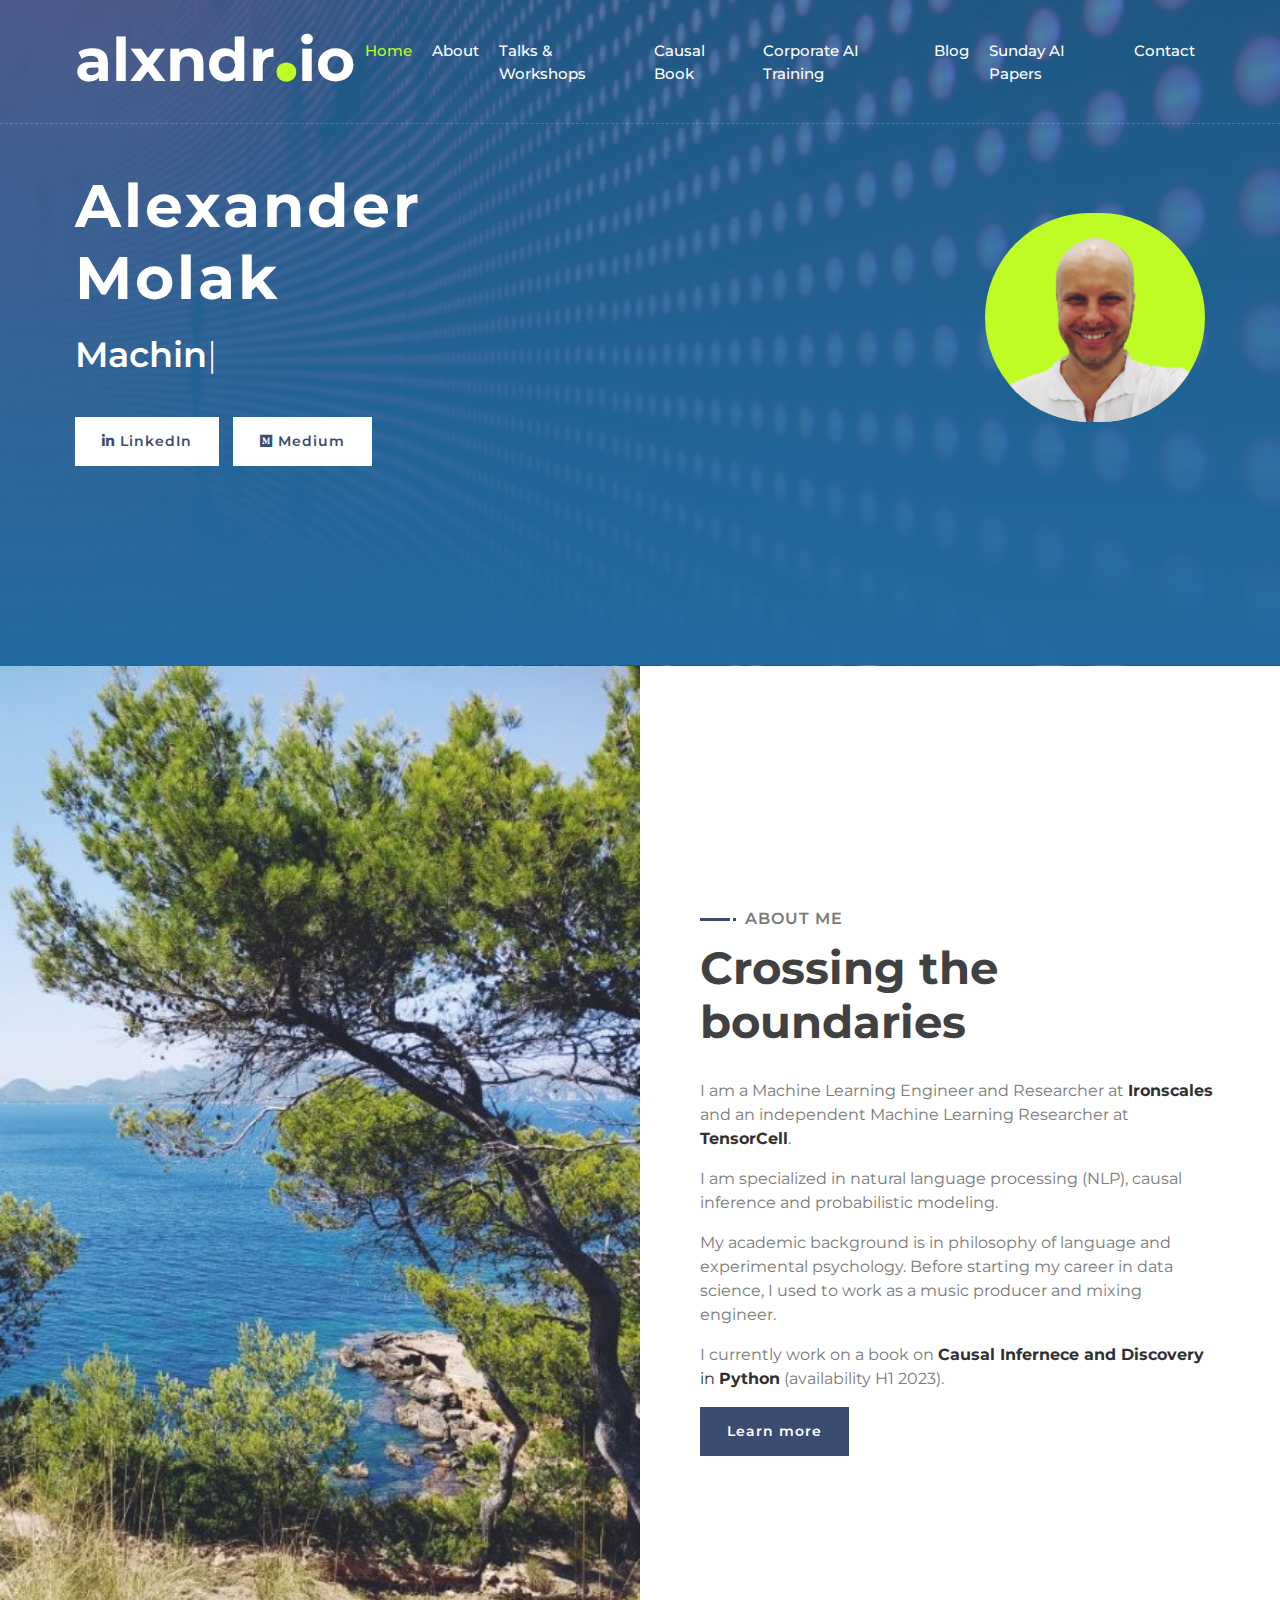
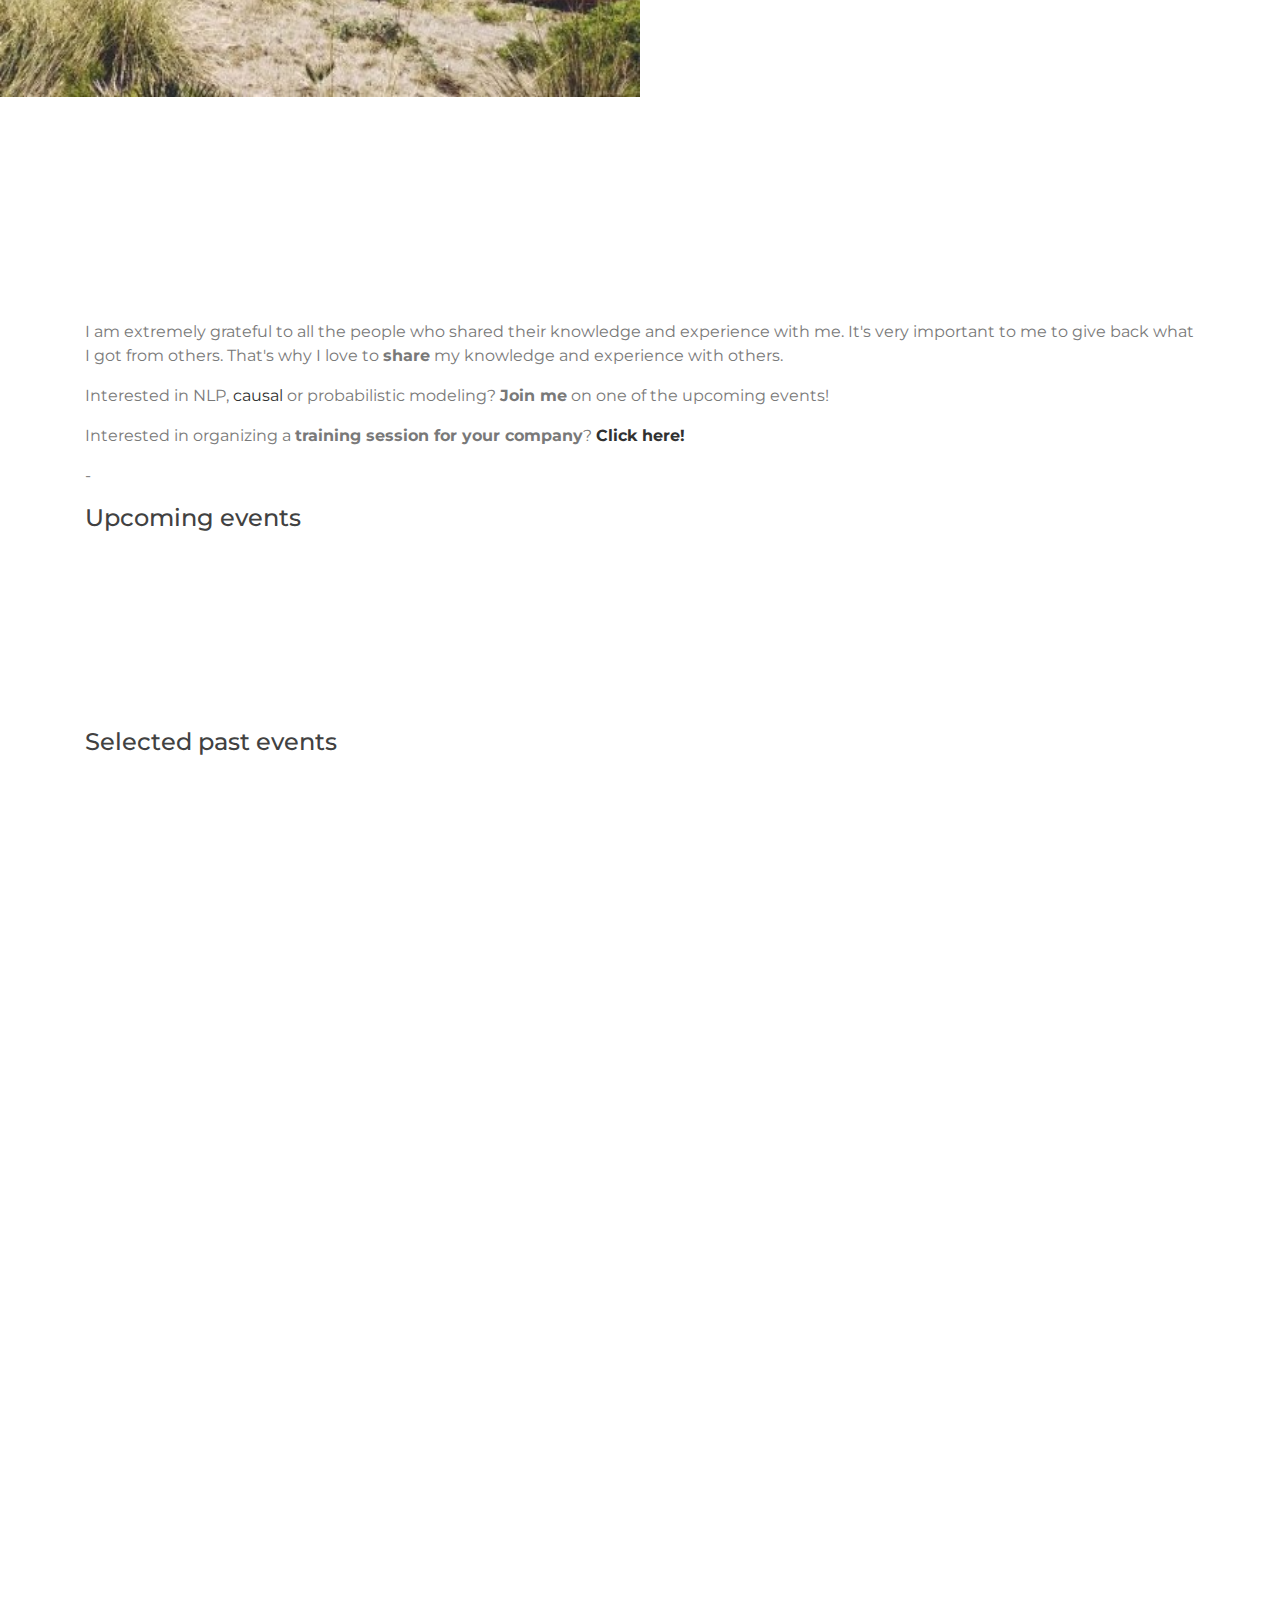
<file: index_2.html>
<!DOCTYPE html>
<html lang="en">
    <head>
        <meta charset="utf-8">
        <title>Aleksander Molak</title>
        <meta content="width=device-width, initial-scale=1.0" name="viewport">
        <meta content="
        aleksander molak, 
        alex molak,
        alexander molak,
        machine learning, 
        artificial intelligence, 
        ml, 
        ai, 
        natural language processing, 
        nlp,
        probabilistic machine learning,
        graph neural networks,
        bayesian,
        statistics,
        causality,
        inference,
        business,
        consulting,
        ai startegy
        " name="keywords">
        <meta content="Aleksander Molak's personal site. ML, AI, Machine Learning, NLP, Bayesian methods, AI strategy" name="description">

        <!-- Favicon -->
        <link href="img/favicon.ico" rel="icon">

        <!-- Google Font -->
        <link rel="preconnect" href="https://fonts.googleapis.com">
        <link rel="preconnect" href="https://fonts.gstatic.com" crossorigin>
        <link href="https://fonts.googleapis.com/css2?family=Montserrat:wght@300;400;500;600;700&display=swap" rel="stylesheet">
        <link href="https://fonts.googleapis.com/css2?family=Poppins:wght@500&display=swap" rel="stylesheet"> 

        <!-- CSS Libraries -->
        <link href="https://stackpath.bootstrapcdn.com/bootstrap/4.4.1/css/bootstrap.min.css" rel="stylesheet">
        <link href="https://cdnjs.cloudflare.com/ajax/libs/font-awesome/5.10.0/css/all.min.css" rel="stylesheet">
        <link href="lib/animate/animate.min.css" rel="stylesheet">
        <link href="lib/owlcarousel/assets/owl.carousel.min.css" rel="stylesheet">
        <link href="lib/lightbox/css/lightbox.min.css" rel="stylesheet">

        <!-- Template Stylesheet -->
        <link href="css/style.css" rel="stylesheet">


        <!-- Global site tag (gtag.js) - Google Analytics -->
        <!-- <script async src="https://www.googletagmanager.com/gtag/js?id=G-MNGYMD6CC6"></script>
        <script>
        window.dataLayer = window.dataLayer || [];
        function gtag(){dataLayer.push(arguments);}
        gtag('js', new Date());

        gtag('config', 'G-MNGYMD6CC6');
        </script> -->
    </head>

    <body data-spy="scroll" data-target=".navbar" data-offset="51">
        <!-- Nav Bar Start -->
        <div class="navbar navbar-expand-lg bg-light navbar-light">
            <div class="container-fluid">
                <a href="https://alxndr.io" class="navbar-brand">alxndr<span class="navbar-brand-dot">.</span>io</a>
                <button type="button" class="navbar-toggler" data-toggle="collapse" data-target="#navbarCollapse">
                    <span class="navbar-toggler-icon"></span>
                </button>

                <div class="collapse navbar-collapse justify-content-between" id="navbarCollapse">
                    <div class="navbar-nav ml-auto">
                        <a href="#home" class="nav-item nav-link active">Home</a>
                        <a href="#about" class="nav-item nav-link">About</a>
                        <a href="#service" class="nav-item nav-link">Talks & Workshops</a>
                        <a href="https://causalpython.io" class="nav-item nav-link">Causal Book</a>
                        <a href="#training" class="nav-item nav-link">Corporate AI Training</a>
                        <!-- <a href="#experience" class="nav-item nav-link">Experience</a> -->
                        <!-- <a href="#portfolio" class="nav-item nav-link"></a> -->
                        <!-- <a href="#price" class="nav-item nav-link">Price</a> -->
                        <!-- <a href="#review" class="nav-item nav-link">Review</a> -->
                        <!-- <a href="#team" class="nav-item nav-link">Team</a> -->
                        <a href="#blogblog" class="nav-item nav-link">Blog</a>
                        <a href="#blog" class="nav-item nav-link">Sunday AI Papers</a>
                        <a href="#contact" class="nav-item nav-link">Contact</a>
                    </div>
                </div>
            </div>
        </div>
        <!-- Nav Bar End -->


        <!-- Hero Start -->
        <div class="hero" id="home">
            <div class="container-fluid">
                <div class="row align-items-center">
                    <div class="col-sm-12 col-md-6">
                        <div class="hero-content">
                            <div class="hero-text add-margin-top">
                                <!-- <p>אלכסנדר מולק</p> -->
                                <h1>Alexander Molak</h1>
                                <h2></h2>
                                <div class="typed-text">Machine Learning, NLP, Causal Inference, Probabilistic Modeling, AI Strategy</div>
                            </div>
                            <div class="hero-btn">
                                <a class="btn add-margin-bottom" href="https://www.linkedin.com/in/aleksandermolak/"><i class="fab fa-linkedin-in"> </i> LinkedIn</a>
                                <!-- <a class="btn add-margin-bottom" href="https://github.com/AlxndrMlk"><i class="fab fa-github"></i> GitHub</a> -->
                                <a class="btn add-margin-bottom" href="https://aleksander-molak.medium.com/"><i class="fab fa-medium"></i> Medium</a>
                            </div>
                        </div>
                    </div>
                    <div class="col-sm-12 col-md-6 d-none d-md-block">
                        <div class="hero-image">
                            <img src="img/hero_sm.png" alt="Hero Image">
                        </div>
                    </div>
                </div>
            </div>
        </div>
        <!-- Hero End -->


        <!-- About Start -->
        <div class="about wow fadeInUp" data-wow-delay="0.1s" id="about">
            <div class="container-fluid">
                <div class="row align-items-center">
                    <div class="col-lg-6">
                        <div class="about-img">
                            <img src="img/about_sm.jpg" alt="Image">
                        </div>
                    </div>
                    <div class="col-lg-6">
                        <div class="about-content">
                            <div class="section-header text-left">
                                <p>About Me</p>
                                <h2>Crossing the boundaries</h2>
                            </div>
                            <div class="about-text">
                                <p>
                                    I am a Machine Learning Engineer and Researcher at <a href="https://ironscales.com/"><b>Ironscales</b></a>
                                    and an independent Machine Learning Researcher at <a href="https://www.tensorcell.com/"><b>TensorCell</b></a>.
                                </p>

                                <p>
                                    I am specialized in natural language processing (NLP), causal inference and probabilistic modeling. 
                                </p>

                                <p>
                                    My academic background is in philosophy of language and experimental psychology.
                                    Before starting my career in data science, I used to work as a music producer and mixing engineer. 
                                </p>
                                <p>
                                    I currently work on a book on <a href="https://causalpython.io/"><b>Causal Infernece and Discovery</b> in <b>Python</b></a> (availability H1 2023).
                                    <!-- Every week on Sunday evening I write a micro-review of a recent paper in machine learning as a part of my <a href="https://www.linkedin.com/in/aleksandermolak/"> LinkedIn</a> project 
                                    <a href="https://www.linkedin.com/feed/hashtag/?keywords=sundayaipapers"><b>Sunday AI Papers</b></a>. -->
                                </p>
                            </div>
                            <a class="btn" href="#blog">Learn more</a>
                        </div>
                    </div>
                </div>
            </div>
        </div>
        <!-- About End -->
        
        
        <!-- Service Start -->
        <div class="service" id="service">
            <div class="container">
                <div class="section-header text-center wow zoomIn" data-wow-delay="0.1s">
                    <p>Talks & Workshops</p>
                    <h2>Sharing knowledge</h2>
                </div>

                <p>
                    I am extremely grateful to all the people who shared their knowledge and experience with me. 
                    It's very important to me to give back what I got from others. That's why I love to <b>share</b> my knowledge and experience with others.
                </p>
                <p>
                    Interested in NLP, <a href="https://causalpython.io/">causal</a> or probabilistic modeling? <b>Join me</b> on one of the upcoming events!<br>
                </p>
                <p>
                    Interested in organizing a <b>training session for your company</b>? <a href="https://lespire.io"><b>Click here!</b></a>
                </p>
                <p>
                    -
                </p>

                <div>
                    <h4>
                        Upcoming events
                        <p></p>
                    </h4>
                </div>

                <div class="row">

                </div>

                <div class="col-lg-6 wow fadeInUp" data-wow-delay="0.0s">
                    <div class="service-item">
                        <div class="service-icon">
                            <a href="https://alxndr.io" title="--"><i class="far fa-comment"></i></a>
                        </div>
                        <div class="service-text">
                            <h3>TBA</h3>
                            <p>
                                --
                            </p>
                        </div>
                    </div>
                </div>

                <div>
                    <h4>
                        Selected past events
                        <p></p>
                    </h4>
                </div>

                <div class="row">

                    <div class="col-lg-6 wow fadeInUp" data-wow-delay="0.0s">
                        <div class="service-item">
                            <div class="service-icon">
                                <a href="https://ki-fabrigk.de/" title="Register"><i class="far fa-comment"></i></a>
                            </div>
                            <div class="service-text">
                                <h3>Causal Inference in Python: Estimating Causal Effects (Keynote)</h3>
                                <p>
                                    KI Fabrigk Konferenz, Ingolstadt (Jul 1, 2022)
                                </p>
                            </div>
                        </div>
                    </div>

                    <div class="col-lg-6 wow fadeInUp" data-wow-delay="0.0s">
                        <div class="service-item">
                            <div class="service-icon">
                                <a href="https://ml.dssconf.pl/en/" title="Register"><i class="far fa-comment"></i></a>
                            </div>
                            <div class="service-text">
                                <h3>Practical Causal Discovery in Python</h3>
                                <p>
                                    Data Science Summit ML Edition, Warsaw (Jun 22, 2022)
                                </p>
                            </div>
                        </div>
                    </div>

                    <div class="col-lg-6 wow fadeInUp" data-wow-delay="0.0s">
                        <div class="service-item">
                            <div class="service-icon">
                                <a href="https://2022.pycon.de/" title="Register"><i class="fas fa-code"></i></a>
                            </div>
                            <div class="service-text">
                                <h3>Practical graph neural networks in Python with TensorFlow and Spektral (Workshop)</h3>
                                <p>
                                    PyConDE & PyData Berlin 2022 (Apr 13, 2022) 
                                </p>
                                <p>
                                    <a href="https://youtu.be/hCY0_6etLjk"><i class="fab fa-youtube" style="color: red;"></i></a>
                                </p>
                            </div>
                        </div>
                    </div>

                    <div class="col-lg-6 wow fadeInUp" data-wow-delay="0.0s">
                        <div class="service-item">
                            <div class="service-icon">
                                <a href="https://www.meetup.com/PyData-Hamburg/events/284616434/" title="Register"><i class="far fa-comment"></i></a>
                            </div>
                            <div class="service-text">
                                <h3>Causality: An Introduction</h3>
                                <p>
                                    PyData Hamburg (Mar 29, 2022)
                                </p>
                                <p>
                                    <a href="https://www.youtube.com/watch?v=kyRUDTexwGM"><i class="fab fa-youtube" style="color: red;"></i></a>
                                </p>
                            </div>
                        </div>
                    </div>

                    <div class="col-lg-6 wow fadeInUp" data-wow-delay="0.0s">
                        <div class="service-item">
                            <div class="service-icon">
                                <a href="https://ghostday.pl/#agenda" title="Register"><i class="far fa-comment"></i></a>
                            </div>
                            <div class="service-text">
                                <h3>Causal Disovery in Python</h3>
                                <p>
                                    GHOST Day Applied ML Conf 2022 (Mar 24, 2022)
                                </p>
                            </div>
                        </div>
                    </div>

                    <div class="col-lg-6 wow fadeInUp" data-wow-delay="0.0s">
                        <div class="service-item">
                            <div class="service-icon">
                                <a href="https://dssconf.pl/" title="Register"><i class="far fa-comment"></i></a>
                            </div>
                            <div class="service-text">
                                <h3>Causal Inference in Python: An Introduction</h3>
                                <p>
                                    Data Science Summit (Dec 3, 2021)
                                </p>
                            </div>
                        </div>
                    </div>

                    <div class="col-lg-6 wow fadeInUp" data-wow-delay="0.0s">
                        <div class="service-item">
                            <div class="service-icon">
                                <a href="https://www.meetup.com/PyData-Tel-Aviv/events/281354553/" title="Register"><i class="far fa-comment"></i></a>
                            </div>
                            <div class="service-text">
                                <h3>
                                    What should I buy next? How to leverage word embeddings to build an efficient recommender system
                                </h3>
                                    
                                <p>
                                    PyData Tel Aviv 2021 (Nov 10, 2021)
                                </p>
                                <p>
                                    <a href="https://www.youtube.com/watch?v=_IZUmV28JpA"><i class="fab fa-youtube" style="color: red;"></i></a>
                                </p>
                            </div>
                        </div>
                    </div>

                    <div class="col-lg-6 wow fadeInUp" data-wow-delay="0.0s">
                        <div class="service-item">
                            <div class="service-icon">
                                <a href="https://pydata.org/global2021/schedule/presentation/13/modeling-aleatoric-and-epistemic-uncertainty-using-tensorflow-and-tensorflow-probability/" title="Register"><i class="far fa-comment"></i></a>
                            </div>
                            <div class="service-text">
                                <h3>Modeling aleatoric and epistemic uncertainty using Tensorflow and Tensorflow Probability</h3>
                                <p>
                                    PyData Global 2021 (Oct 30, 2021)
                                </p>
                                <p>
                                    <a href="https://www.youtube.com/watch?v=KJxmC5GCWe4"><i class="fab fa-youtube" style="color: red;"></i></a>
                                    
                                </p>
                            </div>
                        </div>
                    </div>


                    <div class="col-lg-6 wow fadeInUp" data-wow-delay="0.2s">
                        <div class="service-item">
                            <div class="service-icon">
                                <a href="https://www.nlpday.pl/" title="Register"><i class="fas fa-code"></i></a>
                            </div>
                            
                            <div class="service-text">
                                <h3>
                                    Uncertainty? Hands-on Bayesian neural networks with Tensorflow and Tensorflow Probability (Workshop)
                                </h3>
                                <p>
                                    NLP & AI Day 2021 (Oct 26, 2021)
                                </p>
                            </div>
                        </div>
                    </div>
                </div>

                    <!-- <div>
                        <h4>
                            Archive
                            <p>
                            </p>
                        </h4>
                    </div>

                <div>
                    <ul>

                        <li>
                            <b>What should I buy next? How to leverage word embeddings to build an efficient recommender system.</b>
                            <br>
                            <a href="https://ml.dssconf.pl/">Data Science Summit ML Edition 2021</a>
                            <br><br>
                        </li>

                        <li>
                            <b>Attention! How to efficiently mask sensitive information in unstructured text data?</b>
                            <br>
                            <a href="https://ml.dssconf.pl/">Data Science Summit ML Edition 2021</a>
                            <br><br>
                        </li>

                        <li>
                            <b>Can I do it for you? A case study of the intelligent data imputation system in Master Data Management</b>
                            <br>
                            <a href="https://www.stibosystems.com/connect2020-welcome/">Stibo Global Connect 2020</a>
                            <br><br>                            
                        </li>

                    </ul>

                </div> -->
            </div>
        </div>
        <!-- Service End -->

        <!-- Lespire Start -->
        <div class="training" id="training">
            <div class="container">
                <div class="section-header text-center wow zoomIn" data-wow-delay="0.1s">
                    <br><br>
                    <p>Training sessions for your team</p>
                    <h2>Corporate AI Training</h2>
                    <br><br>
                </div>
            </div>
        </div>

        <div class="about wow fadeInUp" data-wow-delay="0.1s" id="about">
            <div class="container-fluid">
                <div class="row align-items-center">
                    <div class="col-lg-6">
                        <div class="about-img">
                            <a href="https://lespire.io"><img src="img/lespire_programs.png" alt="lespire.io"></a>
                        </div>
                    </div>
                    <div class="col-lg-6">
                            <div class="about-text">
                                <p>
                                    Interested in running an effective training session for your team?
                                </p>
                                <p>
                                    Check our programs at <a href="https://lespire.io"><b>lespire.io</b></a>!
                                    <br>
                                </p>
                            <a class="btn" href="https://lespire.io">Learn more</a>
                        </div>
                    </div>
                </div>
            </div>
        </div>
        <!-- Lespire End -->
             

        <!-- Banner Start -->
        <div class="banner wow zoomIn" data-wow-delay="0.1s">
            <div class="container">
                <div class="section-header text-center">
                    <!-- <p>Blogging</p> -->
                    <h2>Blogging</h2>
                </div>
                <div class="container banner-text">
                    <a class="btn" href="https://www.linkedin.com/in/aleksandermolak/"><i class="fab fa-linkedin-in"></i> LinkedIn</a>
                    <a class="btn" href="https://aleksander-molak.medium.com/"><i class="fab fa-medium"></i> Medium</a>
                </div>
            </div>
        </div>
        <!-- Banner End -->


        <!-- Medium Blog Start -->
        <div class="blog" id="blogblog">
            <div class="container">
                <div class="section-header text-center wow zoomIn" data-wow-delay="0.1s">
                    <p>Medium Blog</p>
                    <h2>Articles</h2>
                </div>
                <div class="row">

                    <!-- Posts start here L -> R -->

                    <div class="col-lg-7">
                        <div class="blog-item wow fadeInUp" data-wow-delay=".15s">
                            <div class="blog-img">
                                <img src="img/medium-ckf-01.jpg" alt="Blog">
                            </div>
                            <div class="blog-text">
                                <h2>Causal Kung-Fu in Python: 3 basic techniques to jump-start your Causal Inference journey tonight</h2>
                                <p>
                                    Learn 3 techniques for causal effect identification and implement them in Python without losing months, weeks or days for research
                                </p>
                                <div class="blog-meta">
                                    <p><i class="far fa-user"></i>Aleksander Molak</p>
                                    <p><i class="far fa-list-alt"></i>Causal inference, Python</p>
                                    <p><i class="far fa-calendar-alt"></i>27-Sep-2022</p>
                                </div>
                                <a class="btn" href="https://aleksander-molak.medium.com/causal-kung-fu-in-python-3-basic-techniques-to-jump-start-your-causal-inference-journey-tonight-ae09181704f7">Read More <i class="fa fa-angle-right"></i></a>
                            </div>
                        </div>
                    </div>

                    <div class="col-lg-7">
                        <div class="blog-item wow fadeInUp" data-wow-delay=".15s">
                            <div class="blog-img">
                                <img src="img/medium-books-Q1-2022.jpg" alt="Blog">
                            </div>
                            <div class="blog-text">
                                <h2>Three amazing data science books to read in 2023 (if you won’t manage in 2022)</h2>
                                <p>
                                    …and you can read them for free if you want! ❤️
                                </p>
                                <div class="blog-meta">
                                    <p><i class="far fa-user"></i>Aleksander Molak</p>
                                    <p><i class="far fa-list-alt"></i>Probabilistic modeling, graph neural networks</p>
                                    <p><i class="far fa-calendar-alt"></i>04-Feb-2022</p>
                                </div>

                                <p>
                                    Kevin Murphy's <a href="https://www.amazon.com/Probabilistic-Machine-Learning-Introduction-Computation/dp/0262046822/ref=sr_1_fkmr1_1?crid=26OWT9WS9ZNIK&amp;keywords=probabilistic+modeling+an+introduction+murphy&amp;qid=1647714837&amp;sprefix=probabilistic+modeling+an+introduction+murphy%252Caps%252C223&amp;sr=8-1-fkmr1&_encoding=UTF8&tag=alxndrmlk0a-20&linkCode=ur2&linkId=d77722e16e8e4f7aef2ab2e20ccb653b&camp=1789&creative=9325">Probabilistic Machine Learning: An Introduction</a>,
                                    <a href="https://www.amazon.com/Bayesian-Modeling-Computation-Chapman-Statistical/dp/036789436X/ref=sr_1_1?crid=20SPWJZNJK0K1&amp;keywords=Bayesian+Modeling+and+Computation+in+Python&amp;qid=1647715035&amp;sprefix=bayesian+modeling+and+computation+in+python%252Caps%252C220&amp;sr=8-1&_encoding=UTF8&tag=alxndrmlk0a-20&linkCode=ur2&linkId=942ad4bca850888e3fd3ed1e069be014&camp=1789&creative=9325">Bayesian Modeling and Computation in Python</a> by Osvaldo Martin and colleagues and 
                                    <a href="https://www.amazon.com/Deep-Learning-Graphs-Yao-Ma/dp/1108831745/ref=sr_1_3?crid=123RUAZEP2CJ6&amp;keywords=3.+Deep+Learning+on+Graphs&amp;qid=1647715188&amp;sprefix=3.+deep+learning+on+graphs%252Caps%252C503&amp;sr=8-3&_encoding=UTF8&tag=alxndrmlk0a-20&linkCode=ur2&linkId=bd8e2dd6260b1fbaa402868fc398cf35&camp=1789&creative=9325">Deep Learning on Graphs</a>. What are they about and what to expect inside? 
                                </p>
                                <a class="btn" href="https://aleksander-molak.medium.com/three-amazing-data-science-books-to-read-in-2023-if-you-wont-manage-in-2022-f35827cbbb1d">Read More <i class="fa fa-angle-right"></i></a>
                            </div>
                        </div>
                    </div>

                    <div class="col-lg-7">
                        <div class="blog-item wow fadeInUp" data-wow-delay=".15s">
                            <div class="blog-img">
                                <img src="img/medium-tfp-04.jpg" alt="Blog">
                            </div>
                            <div class="blog-text">
                                <h2>Modeling uncertainty in neural networks with TensorFlow Probability - Part 4</h2>
                                <div class="blog-meta">
                                    <p><i class="far fa-user"></i>Aleksander Molak</p>
                                    <p><i class="far fa-list-alt"></i>Probabilistic modeling, Bayesian neural networks, TensorFlow Probability</p>
                                    <p><i class="far fa-calendar-alt"></i>26-Nov-2021</p>
                                </div>
                                <p>
                                    Part 4: Going fully probabilistic
                                </p>
                                <a class="btn" href="https://towardsdatascience.com/modeling-uncertainty-in-neural-networks-with-tensorflow-probability-391b29538a7a">Read More <i class="fa fa-angle-right"></i></a>
                            </div>
                        </div>
                    </div>


                    <div class="col-lg-7">
                        <div class="blog-item wow fadeInUp" data-wow-delay=".15s">
                            <div class="blog-img">
                                <img src="img/medium-tfp-03.jpg" alt="Blog">
                            </div>
                            <div class="blog-text">
                                <h2>Modeling uncertainty in neural networks with TensorFlow Probability - Part 3</h2>
                                <div class="blog-meta">
                                    <p><i class="far fa-user"></i>Aleksander Molak</p>
                                    <p><i class="far fa-list-alt"></i>Probabilistic modeling, Bayesian neural networks, TensorFlow Probability</p>
                                    <p><i class="far fa-calendar-alt"></i>19-Nov-2021</p>
                                </div>
                                <p>
                                    Part 3: Epistemic uncertainty
                                </p>
                                <a class="btn" href="https://towardsdatascience.com/modeling-uncertainty-in-neural-networks-with-tensorflow-probability-d519a4426e9c">Read More <i class="fa fa-angle-right"></i></a>
                            </div>
                        </div>
                    </div>

        
                    <div class="col-lg-7">
                        <div class="blog-item wow fadeInUp" data-wow-delay=".15s">
                            <div class="blog-img">
                                <img src="img/medium-tfp-02.jpg" alt="Blog">
                            </div>
                            <div class="blog-text">
                                <h2>Modeling uncertainty in neural networks with TensorFlow Probability - Part 2</h2>
                                <div class="blog-meta">
                                    <p><i class="far fa-user"></i>Aleksander Molak</p>
                                    <p><i class="far fa-list-alt"></i>Probabilistic modeling, Bayesian neural networks, TensorFlow Probability</p>
                                    <p><i class="far fa-calendar-alt"></i>12-Nov-2021</p>
                                </div>
                                <p>
                                    Part 2: Aleatoric uncertainty
                                </p>
                                <a class="btn" href="https://towardsdatascience.com/modeling-uncertainty-in-neural-networks-with-tensorflow-probability-a706c2274d12">Read More <i class="fa fa-angle-right"></i></a>
                            </div>
                        </div>
                    </div>


                    <div class="col-lg-7">
                        <div class="blog-item wow fadeInUp" data-wow-delay=".3s">
                            <div class="blog-img">
                                <img src="img/medium-tfp-01.jpg" alt="Blog">
                            </div>
                            <div class="blog-text">
                                <h2>Modeling uncertainty in neural networks with TensorFlow Probability - Part 1</h2>
                                <div class="blog-meta">
                                    <p><i class="far fa-user"></i>Aleksander Molak</p>
                                    <p><i class="far fa-list-alt"></i>Probabilistic modeling, Bayesian neural networks, TensorFlow Probability</p>
                                    <p><i class="far fa-calendar-alt"></i>03-Nov-2021</p>
                                </div>
                                <p>
                                    Part 1: An Introduction
                                </p>
                                <a class="btn" href="https://towardsdatascience.com/modeling-uncertainty-in-neural-networks-with-tensorflow-probability-part-1-an-introduction-2bb564c67d6">Read More <i class="fa fa-angle-right"></i></a>
                            </div>
                        </div>
                    </div>


                </div>
            </div>
        </div>

        
        
        <!-- Banner Start -->
        <div class="banner wow zoomIn" data-wow-delay="0.1s">
            <div class="container">
                <div class="section-header text-center">
                    <!-- <p>Let's stay in touch!</p> -->
                    <h2>Let's connect!</h2>
                </div>
                <div class="container banner-text">
                    <p>
                        I'd love to invite you to my LinkedIn and Medium networks. Join the community around Sunday AI Papers and connect to thousands of machine learning researchers and practitioners!
                    </p>
                    <a class="btn" href="https://www.linkedin.com/in/aleksandermolak/"><i class="fab fa-linkedin-in"></i></a>
                    <a class="btn" href="https://aleksander-molak.medium.com/"><i class="fab fa-medium"></i></a>
                    <a class="btn" href="https://github.com/AlxndrMlk"><i class="fab fa-github"></i></a>
                </div>
            </div>
        </div>
        <!-- Banner End -->


        <!-- Blog Start -->
        <div class="blog" id="blog">
            <div class="container">
                <div class="section-header text-center wow zoomIn" data-wow-delay="0.1s">
                    <p>Sunday AI Papers</p>
                    <h2>Latest posts</h2>
                </div>
                <div class="row">

                    <!-- Posts start here L -> R -->

                    <div class="col-lg-7">
                        <div class="blog-item wow fadeInUp" data-wow-delay=".1s">
                            <div class="blog-img">
                                <img src="img/blog-26.jpg" alt="Blog">
                            </div>
                            <div class="blog-text">
                                <h2>✨ Are 𝗧𝗿𝗮𝗻𝘀𝗳𝗼𝗿𝗺𝗲𝗿𝘀 𝗿𝗼𝗯𝘂𝘀𝘁 to 𝘀𝗽𝘂𝗿𝗶𝗼𝘂𝘀 𝗰𝗼𝗿𝗿𝗲𝗹𝗮𝘁𝗶𝗼𝗻𝘀?</h2>
                                <div class="blog-meta">
                                    <p><i class="far fa-user"></i>Aleksander Molak</p>
                                    <p><i class="far fa-list-alt"></i>Transformers, spurious correlations, invariance</p>
                                    <p><i class="far fa-calendar-alt"></i>20-Mar-2022</p>
                                </div>
                                <p>
                                    Last Thursday researchers from University of Wisconsin-Madison released a brand new paper 
                                    analyzing the robustness of ViT model to spurious correlations.
                                </p>
                                <a class="btn" href="https://www.linkedin.com/posts/aleksandermolak_sundayaipapers-machinelearning-ml-activity-6911383218692718592-AwVK?utm_source=linkedin_share&utm_medium=member_desktop_web">Read More <i class="fa fa-angle-right"></i></a>
                            </div>
                        </div>
                    </div>

                    <div class="col-lg-7">
                        <div class="blog-item wow fadeInUp" data-wow-delay=".1s">
                            <div class="blog-img">
                                <img src="img/blog-25.jpg" alt="Blog">
                            </div>
                            <div class="blog-text">
                                <h2> ✨ Scaling 𝗧𝗿𝗮𝗻𝘀𝗳𝗼𝗿𝗺𝗲𝗿𝘀 to thousands of layers? 😯</h2>
                                <div class="blog-meta">
                                    <p><i class="far fa-user"></i>Aleksander Molak</p>
                                    <p><i class="far fa-list-alt"></i>NLP, Transformers, scaling</p>
                                    <p><i class="far fa-calendar-alt"></i>06-Mar-2022</p>
                                </div>
                                <p>
                                    Last Tuesday researchers form Microsoft Research released a new paper introducing 
                                    a new method that allows to build 𝗲𝘅𝘁𝗿𝗲𝗺𝗲𝗹𝘆 𝗱𝗲𝗲𝗽 Transformer models.
                                </p>
                                <a class="btn" href="https://www.linkedin.com/posts/aleksandermolak_stopwar-sundayaipapers-machinelearning-activity-6906326045860184065-eBeh">Read More <i class="fa fa-angle-right"></i></a>
                            </div>
                        </div>
                    </div>

                    <div class="col-lg-7">
                        <div class="blog-item wow fadeInUp" data-wow-delay=".1s">
                            <div class="blog-img">
                                <img src="img/blog-24.jpg" alt="Blog">
                            </div>
                            <div class="blog-text">
                                <h2> ✨ Making 𝗧𝗿𝗮𝗻𝘀𝗳𝗼𝗿𝗺𝗲𝗿𝘀 4-𝟮𝟭𝘅 𝗳𝗮𝘀𝘁𝗲𝗿, but 𝘄𝗶𝘁𝗵𝗼𝘂𝘁 𝗾𝘂𝗮𝗹𝗶𝘁𝘆 𝗱𝗿𝗼𝗽? Check this! 💥</h2>
                                <div class="blog-meta">
                                    <p><i class="far fa-user"></i>Aleksander Molak</p>
                                    <p><i class="far fa-list-alt"></i>NLP, Transformers, attention</p>
                                    <p><i class="far fa-calendar-alt"></i>27-Feb-2022</p>
                                </div>
                                <p>
                                    Last Monday researchers form Cornell University and Google Brain released 
                                    a new paper presenting 𝗙𝗟𝗔𝗦𝗛 - a novel efficient modification of Transformer 
                                    architecture.
                                </p>
                                <a class="btn" href="https://www.linkedin.com/posts/aleksandermolak_sundayaipapers-machinelearning-ml-activity-6903793258288549889-C_IR">Read More <i class="fa fa-angle-right"></i></a>
                            </div>
                        </div>
                    </div>

                    <div class="col-lg-7">
                        <div class="blog-item wow fadeInUp" data-wow-delay=".1s">
                            <div class="blog-img">
                                <img src="img/blog-23.jpg" alt="Blog">
                            </div>
                            <div class="blog-text">
                                <h2> Have you ever thought about 𝗰𝗵𝗮𝗻𝗴𝗶𝗻𝗴 your 𝗱𝗮𝘁𝗮 𝗱𝘂𝗿𝗶𝗻𝗴 the 𝘁𝗿𝗮𝗶𝗻𝗶𝗻𝗴? 😯</h2>
                                <div class="blog-meta">
                                    <p><i class="far fa-user"></i>Aleksander Molak</p>
                                    <p><i class="far fa-list-alt"></i>Deep Learning, training, schedules</p>
                                    <p><i class="far fa-calendar-alt"></i>20-Feb-2022</p>
                                </div>
                                <p>
                                    On Thursday, Leslie N. Smith of U.S. Naval Research Laboratory released his new paper on 
                                    general cyclical training. Sound familiar? Maybe, but don't get misled!
                                </p>
                                <a class="btn" href="https://www.linkedin.com/posts/aleksandermolak_sundayaipapers-machinelearning-ml-activity-6901232356880187392-SxXx">Read More <i class="fa fa-angle-right"></i></a>
                            </div>
                        </div>
                    </div>

                    <div class="col-lg-7">
                        <div class="blog-item wow fadeInUp" data-wow-delay=".1s">
                            <div class="blog-img">
                                <img src="img/blog-22.jpg" alt="Blog">
                            </div>
                            <div class="blog-text">
                                <h2> 𝗘𝗻𝗱-𝘁𝗼-𝗲𝗻𝗱 Bayesian 𝗰𝗮𝘂𝘀𝗮𝗹 𝗶𝗻𝗳𝗲𝗿𝗲𝗻𝗰𝗲 with theoretical guarantees? Yes! 🤯</h2>
                                <div class="blog-meta">
                                    <p><i class="far fa-user"></i>Aleksander Molak</p>
                                    <p><i class="far fa-list-alt"></i>Causality, Bayesian methods</p>
                                    <p><i class="far fa-calendar-alt"></i>13-Feb-2022</p>
                                </div>
                                <p>
                                    On the first Friday of February, researchers from Microsoft Research, University of Cambridge, 
                                    University of Massachusetts Amherst and G-Research released a paper describing a novel method for 
                                    end-to-end causal process.
                                </p>
                                <a class="btn" href="https://www.linkedin.com/posts/aleksandermolak_sundayaipapers-machinelearning-ml-activity-6898723493614366720-nQ9r">Read More <i class="fa fa-angle-right"></i></a>
                            </div>
                        </div>
                    </div>

                    <div class="col-lg-7">
                        <div class="blog-item wow fadeInUp" data-wow-delay=".3s">
                            <div class="blog-img">
                                <img src="img/blog-21.jpg" alt="Blog">
                            </div>
                            <div class="blog-text">
                                <h2>Commonsense 𝗰𝗮𝘂𝘀𝗮𝗹𝗶𝘁𝘆 using 𝗧𝗿𝗮𝗻𝘀𝗳𝗼𝗿𝗺𝗲𝗿𝘀?</h2>
                                <div class="blog-meta">
                                    <p><i class="far fa-user"></i>Aleksander Molak</p>
                                    <p><i class="far fa-list-alt"></i>NLP, causality, Transformers</p>
                                    <p><i class="far fa-calendar-alt"></i>06-Feb-2022</p>
                                </div>
                                <p>
                                    Last Monday, researchers from University of Pennsylvania released a paper proposing a new 
                                    framework to perform 𝗰𝗼𝗺𝗺𝗼𝗻𝘀𝗲𝗻𝘀𝗲 𝗰𝗮𝘂𝘀𝗮𝗹𝗶𝘁𝘆 𝗿𝗲𝗮𝘀𝗼𝗻𝗶𝗻𝗴 (𝗖𝗖𝗥).
                                </p>
                                <a class="btn" href="https://www.linkedin.com/posts/aleksandermolak_sundayaipapers-machinelearning-ml-activity-6896191256461201409-EsUK">Read More <i class="fa fa-angle-right"></i></a>
                            </div>
                        </div>
                    </div>
                    

                    <div class="col-lg-7">
                        <div class="blog-item wow fadeInUp" data-wow-delay=".3s">
                            <div class="blog-img">
                                <img src="img/blog-20.jpg" alt="Blog">
                            </div>
                            <div class="blog-text">
                                <h2>Can 𝗰𝗮𝘂𝘀𝗮𝗹𝗶𝘁𝘆 help in making 𝗰𝗼𝗻𝗱𝗶𝘁𝗶𝗼𝗻𝗮𝗹 𝘁𝗲𝘅𝘁 𝗴𝗲𝗻𝗲𝗿𝗮𝘁𝗶𝗼𝗻 more 𝘃𝗲𝗿𝘀𝗮𝘁𝗶𝗹𝗲 and 𝗹𝗲𝘀𝘀 𝗯𝗶𝗮𝘀𝗲𝗱?</h2>
                                <div class="blog-meta">
                                    <p><i class="far fa-user"></i>Aleksander Molak</p>
                                    <p><i class="far fa-list-alt"></i>NLP, causality, VAE</p>
                                    <p><i class="far fa-calendar-alt"></i>30-Jan-2022</p>
                                </div>
                                <p>
                                    Last Saturday, researchers from UC San Diego and Amazon AI released a paper describing a novel approach 
                                    to conditional text generation that leverages causal inference principles to mitigate the effects of spurious correlations. 
                                </p>
                                <a class="btn" href="https://www.linkedin.com/posts/aleksandermolak_sundayaipapers-machinelearning-ml-activity-6893652455415238657-PDcO">Read More <i class="fa fa-angle-right"></i></a>
                            </div>
                        </div>
                    </div>

                    <div class="col-lg-7">
                        <div class="blog-item wow fadeInUp" data-wow-delay=".3s">
                            <div class="blog-img">
                                <img src="img/blog-19.jpg" alt="Blog">
                            </div>
                            <div class="blog-text">
                                <h2>More 𝘀𝗲𝗺𝗮𝗻𝘁𝗶𝗰𝗮𝗹𝗹𝘆 𝘀𝗲𝗻𝘀𝗶𝘁𝗶𝘃𝗲 contrastive 𝘀𝗲𝗻𝘁𝗲𝗻𝗰𝗲 𝗲𝗺𝗯𝗲𝗱𝗱𝗶𝗻𝗴𝘀?</h2>
                                <div class="blog-meta">
                                    <p><i class="far fa-user"></i>Aleksander Molak</p>
                                    <p><i class="far fa-list-alt"></i>NLP, Transformers, contrastive learning</p>
                                    <p><i class="far fa-calendar-alt"></i>23-Jan-2022</p>
                                </div>
                                <p>
                                    Last Wednesday, researchers from The University of Hong Kong, National University of Defense Technology and SenseTime 商汤科技 
                                    released a paper proposing a new contrastive sentence embedding framework called 𝗦𝗡𝗖𝗦𝗘.
                                </p>
                                <a class="btn" href="https://www.linkedin.com/posts/aleksandermolak_sundayaipapers-machinelearning-ml-activity-6891102099477000196-Vp5J">Read More <i class="fa fa-angle-right"></i></a>
                            </div>
                        </div>
                    </div>

                    <div class="col-lg-7">
                        <div class="blog-item wow fadeInUp" data-wow-delay=".3s">
                            <div class="blog-img">
                                <img src="img/blog-18.jpg" alt="Blog">
                            </div>
                            <div class="blog-text">
                                <h2>𝗧𝗿𝗮𝗻𝘀𝗳𝗼𝗿𝗺𝗲𝗿𝘀 with efficient 𝘂𝗻𝗰𝗲𝗿𝘁𝗮𝗶𝗻𝘁𝘆 𝗲𝘀𝘁𝗶𝗺𝗮𝘁𝗶𝗼𝗻? 😯 Voilà! 🎉</h2>
                                <div class="blog-meta">
                                    <p><i class="far fa-user"></i>Aleksander Molak</p>
                                    <p><i class="far fa-list-alt"></i>NLP, Transformers, uncertainty, Bayesian, attention</p>
                                    <p><i class="far fa-calendar-alt"></i>09-Jan-2022</p>
                                </div>
                                <p>
                                    On the last Monday of December, researchers from University of Amsterdam and Amazon released a paper 
                                    introducing a novel uncertainty estimation method for Transformers. 
                                </p>
                                <a class="btn" href="https://www.linkedin.com/posts/aleksandermolak_sundayaipapers-machinelearning-ml-activity-6886040535644037120-mZt2">Read More <i class="fa fa-angle-right"></i></a>
                            </div>
                        </div>
                    </div>

                    <div class="col-lg-7">
                        <div class="blog-item wow fadeInUp" data-wow-delay=".3s">
                            <div class="blog-img">
                                <img src="img/blog-16.jpg" alt="Blog">
                            </div>
                            <div class="blog-text">
                                <h2>Is causal 𝘀𝘁𝗿𝘂𝗰𝘁𝘂𝗿𝗲 𝗲𝗻𝗰𝗼𝗱𝗲𝗱 in the 𝗹𝗮𝗻𝗴𝘂𝗮𝗴𝗲? Making reinforcement learning agents more robust by asking them to 𝗲𝘅𝗽𝗹𝗮𝗶𝗻 their 𝗱𝗲𝗰𝗶𝘀𝗶𝗼𝗻𝘀.</h2>
                                <div class="blog-meta">
                                    <p><i class="far fa-user"></i>Aleksander Molak</p>
                                    <p><i class="far fa-list-alt"></i>RL, NLP, causality, generalizability</p>
                                    <p><i class="far fa-calendar-alt"></i>12-Dec-2021</p>
                                </div>
                                <p>
                                    Last Wednesday, researchers from DeepMind released a paper describing 
                                    a novel approach to RL-agent training that makes the agents more robust.
                                    Agents were able to learn more generalizable abstractions thanks to... 
                                    explaining their decisions.
                                </p>
                                <a class="btn" href="https://www.linkedin.com/posts/aleksandermolak_sundayaipapers-machinelearning-ml-activity-6875915126214598656-ezrh">Read More <i class="fa fa-angle-right"></i></a>
                            </div>
                        </div>
                    </div>


                    <div class="col-lg-7">
                        <div class="blog-item wow fadeInUp" data-wow-delay=".3s">
                            <div class="blog-img">
                                <img src="img/blog-15.jpg" alt="Blog">
                            </div>
                            <div class="blog-text">
                                <h2>𝗚𝗣𝗨-𝗮𝗰𝗰𝗲𝗹𝗲𝗿𝗮𝘁𝗲𝗱 gradient-based 𝗰𝗮𝘂𝘀𝗮𝗹 𝗱𝗶𝘀𝗰𝗼𝘃𝗲𝗿𝘆 in Python? 𝗛𝗲𝗿𝗲 𝘆𝗼𝘂 𝗴𝗼!</h2>
                                <div class="blog-meta">
                                    <p><i class="far fa-user"></i>Aleksander Molak</p>
                                    <p><i class="far fa-list-alt"></i>Causality, causal discovery</p>
                                    <p><i class="far fa-calendar-alt"></i>05-Dec-2021</p>
                                </div>
                                <p>
                                    Last Tuesday, researchers from Huawei Noah's Ark Lab and University of Toronto 
                                    released a new causal discovery package and an accompanying paper. 
                                    It brings some really cool features to the table!
                                </p>
                                <a class="btn" href="https://www.linkedin.com/posts/aleksandermolak_sundayaipapers-machinelearning-causality-activity-6873357904792104960--AHC">Read More <i class="fa fa-angle-right"></i></a>
                            </div>
                        </div>
                    </div>

                    <div class="col-lg-7">
                        <div class="blog-item wow fadeInUp" data-wow-delay=".3s">
                            <div class="blog-img">
                                <img src="img/blog-14.jpg" alt="Blog">
                            </div>
                            <div class="blog-text">
                                <h2>Can one learn a 𝘀𝘁𝗿𝘂𝗰𝘁𝘂𝗿𝗲 of a 𝗰𝗮𝘂𝘀𝗮𝗹 𝗴𝗿𝗮𝗽𝗵 with 𝗹𝗮𝘁𝗲𝗻𝘁 𝘃𝗮𝗿𝗶𝗮𝗯𝗹𝗲𝘀?</h2>
                                <div class="blog-meta">
                                    <p><i class="far fa-user"></i>Aleksander Molak</p>
                                    <p><i class="far fa-list-alt"></i>Causality, causal discovery</p>
                                    <p><i class="far fa-calendar-alt"></i>28-Nov-2021</p>
                                </div>
                                <p>
                                    Last Sunday, researchers from University of Chicago and Carnegie Mellon University 
                                    released a paper proposing a novel method of discovering a causal graph with latent 
                                    variables, but the problem is hard.
                                </p>
                                <a class="btn" href="https://www.linkedin.com/posts/aleksandermolak_sundayaipapers-machinelearning-causality-activity-6870844568338804736-QvWR">Read More <i class="fa fa-angle-right"></i></a>
                            </div>
                        </div>
                    </div>

                    <div class="col-lg-7">
                        <div class="blog-item wow fadeInUp" data-wow-delay=".3s">
                            <div class="blog-img">
                                <img src="img/blog-13.jpg" alt="Blog">
                            </div>
                            <div class="blog-text">
                                <h2>𝗗𝗶𝘀𝘁𝗶𝗹𝗹𝗶𝗻𝗴 𝗕𝗘𝗥𝗧 better? Get 𝗳𝗮𝘀𝘁𝗲𝗿 and more 𝗿𝗼𝗯𝘂𝘀𝘁!</h2>
                                <div class="blog-meta">
                                    <p><i class="far fa-user"></i>Aleksander Molak</p>
                                    <p><i class="far fa-list-alt"></i>NLP, Transformers, distillation, compression</p>
                                    <p><i class="far fa-calendar-alt"></i>21-Nov-2021</p>
                                </div>
                                <p>
                                    Last Thursday, researchers from Intel Labs and University of California, Santa Barbara 
                                    proposed a new approach to model distillation. 
                                    The proposed architecture achieves very good trade-off between 𝗶𝗻𝗳𝗲𝗿𝗲𝗻𝗰𝗲 𝘁𝗶𝗺𝗲 𝗿𝗲𝗱𝘂𝗰𝘁𝗶𝗼𝗻 and 𝗮𝗰𝗰𝘂𝗿𝗮𝗰𝘆.
                                </p>
                                <a class="btn" href="https://www.linkedin.com/posts/aleksandermolak_sundayaipapers-machinelearning-nlp-activity-6868300191968100352-BVP9">Read More <i class="fa fa-angle-right"></i></a>
                            </div>
                        </div>
                    </div>

                    <div class="col-lg-7">
                        <div class="blog-item wow fadeInUp" data-wow-delay=".3s">
                            <div class="blog-img">
                                <img src="img/blog-12.jpg" alt="Blog">
                            </div>
                            <div class="blog-text">
                                <h2>Contrastive loss 𝗕𝗘𝗥𝗧 pre-training for 𝗶𝗺𝗽𝗿𝗼𝘃𝗲𝗱 𝗿𝗲𝗽𝗿𝗲𝘀𝗲𝗻𝗮𝘁𝗶𝗼𝗻𝘀? Yes, please!</h2>
                                <div class="blog-meta">
                                    <p><i class="far fa-user"></i>Aleksander Molak</p>
                                    <p><i class="far fa-list-alt"></i>NLP, Transformers, contrastive loss, pre-training</p>
                                    <p><i class="far fa-calendar-alt"></i>14-Nov-2021</p>
                                </div>
                                <p>
                                    Last Tuesday, researchers from University of Cambridge, Amazon Web Services (AWS) AI and 
                                    Monash University released a paper introducing a new pre-training approach leveraging 
                                    contrastive loss scheme. 
                                </p>
                                <a class="btn" href="https://www.linkedin.com/posts/aleksandermolak_sundayaipapers-machinelearning-nlp-activity-6865758937896022016-mDLY">Read More <i class="fa fa-angle-right"></i></a>
                            </div>
                        </div>
                    </div>
                    
                    <div class="col-lg-7">
                        <div class="blog-item wow fadeInUp" data-wow-delay=".3s">
                            <div class="blog-img">
                                <img src="img/blog-11.jpg" alt="Blog">
                            </div>
                            <div class="blog-text">
                                <h2>Ok, computer, 𝗽𝗿𝗲𝗽𝗿𝗼𝗰𝗲𝘀𝘀 my 𝘀𝘁𝗿𝗶𝗻𝗴𝘀! 🤖</h2>
                                <div class="blog-meta">
                                    <p><i class="far fa-user"></i>Aleksander Molak</p>
                                    <p><i class="far fa-list-alt"></i>NLP, strings, preprocessing</p>
                                    <p><i class="far fa-calendar-alt"></i>07-Nov-2021</p>
                                </div>
                                <p>
                                    Last Thursday researchers from Eindhoven University of Technology released a paper describing a 
                                    framework for automated string preprocessing and encoding. 
                                    The framework leverages probabilistic type inference among other interesting components.
                                </p>
                                <a class="btn" href="https://www.linkedin.com/posts/aleksandermolak_sundayaipapers-sundayaipapers-machinelearning-activity-6863146269716598784-v7Hr">Read More <i class="fa fa-angle-right"></i></a>
                            </div>
                        </div>
                    </div>

                    <!-- <div class="col-lg-7">
                        <div class="blog-item wow fadeInUp" data-wow-delay=".3s">
                            <div class="blog-img">
                                <img src="img/blog-10.jpg" alt="Blog">
                            </div>
                            <div class="blog-text">
                                <h2>Is 𝘁𝗿𝗮𝗶𝗻𝗶𝗻𝗴 𝗼𝗯𝘀𝗼𝗹𝗲𝘁𝗲? Can we 𝗽𝗿𝗲𝗱𝗶𝗰𝘁 the 𝘄𝗲𝗶𝗴𝗵𝘁𝘀 instead?</h2>
                                <div class="blog-meta">
                                    <p><i class="far fa-user"></i>Aleksander Molak</p>
                                    <p><i class="far fa-list-alt"></i>Parameter search, optimization, GNNs</p>
                                    <p><i class="far fa-calendar-alt"></i>31-Oct-2021</p>
                                </div>
                                <p>
                                    Last Monday, researchers from University of Guelph and Facebook AI 
                                    released a paper presenting a novel framework that predicts parameters 
                                    for an arbitrary network**. What's behind?
                                </p>
                                <a class="btn" href="https://www.linkedin.com/posts/aleksandermolak_sundayaipapers-machinelearning-ai-activity-6860681839154135040-lnFc">Read More <i class="fa fa-angle-right"></i></a>
                            </div>
                        </div>
                    </div>


                    <div class="col-lg-7">
                        <div class="blog-item wow fadeInUp" data-wow-delay=".3s">
                            <div class="blog-img">
                                <img src="img/blog-9.jpg" alt="Blog">
                            </div>
                            <div class="blog-text">
                                <h2> Can you broaden my perspective? 𝗖𝗼𝗻𝘁𝗿𝗮𝘀𝘁𝗶𝘃𝗲 Document Representation Learning with 𝗚𝗿𝗮𝗽𝗵 𝗔𝘁𝘁𝗲𝗻𝘁𝗶𝗼𝗻 𝗡𝗲𝘁𝘄𝗼𝗿𝗸𝘀 over 𝗽𝗿𝗲-𝘁𝗿𝗮𝗶𝗻𝗲𝗱 𝗧𝗿𝗮𝗻𝘀𝗳𝗼𝗿𝗺𝗲𝗿𝘀.</h2>
                                <div class="blog-meta">
                                    <p><i class="far fa-user"></i>Aleksander Molak</p>
                                    <p><i class="far fa-list-alt"></i>NLP, contrastive learning, GNNs</p>
                                    <p><i class="far fa-calendar-alt"></i>24-Oct-2021</p>
                                </div>
                                <p>
                                    Last Wednesday, researchers from AWS AI Labs released a paper presenting 
                                    a novel method for 𝗱𝗼𝗰𝘂𝗺𝗲𝗻𝘁 𝗿𝗲𝗽𝗿𝗲𝘀𝗲𝗻𝘁𝗮𝘁𝗶𝗼𝗻. The method uses a large language model, 
                                    a graph attention neural network and a contrastive training strategy. 
                                    Obtained document representations seem to have 𝘃𝗲𝗿𝘆 𝗴𝗼𝗼𝗱 𝗽𝗿𝗼𝗽𝗲𝗿𝘁𝗶𝗲𝘀.
                                </p>
                                <a class="btn" href="https://www.linkedin.com/posts/aleksandermolak_sundayaipapers-nlp-transformers-activity-6858125702483496960-Tdh9">Read More <i class="fa fa-angle-right"></i></a>
                            </div>
                        </div>
                    </div>

                    <div class="col-lg-7">
                        <div class="blog-item wow fadeInUp" data-wow-delay=".3s">
                            <div class="blog-img">
                                <img src="img/blog-8.jpg" alt="Blog">
                            </div>
                            <div class="blog-text">
                                <h2>Hey 𝗧𝗿𝗮𝗻𝘀𝗳𝗼𝗿𝗺𝗲𝗿𝘀, how 𝘀𝗲𝗻𝘀𝗶𝘁𝗶𝘃𝗲 are you to 𝘀𝗽𝘂𝗿𝗶𝗼𝘂𝘀 perturbations?</h2>
                                <div class="blog-meta">
                                    <p><i class="far fa-user"></i>Aleksander Molak</p>
                                    <p><i class="far fa-list-alt"></i>NLP, causality</p>
                                    <p><i class="far fa-calendar-alt"></i>17-Oct-2021</p>
                                </div>
                                <p>
                                    The ties between NLP and Causal Inference grow stronger. 
                                    Last Thursday, a group of researchers from Peking University and 
                                    Normal University of Singapore released a paper analysing four 
                                    NLP architectures' sensitivity to spurious features using Causal Inference tools.
                                </p>
                                <a class="btn" href="https://www.linkedin.com/posts/aleksandermolak_sundayaipapers-nlp-transformers-activity-6855600302754713600-Qfq3">Read More <i class="fa fa-angle-right"></i></a>
                            </div>
                        </div>
                    </div>

                    <div class="col-lg-7">
                        <div class="blog-item wow fadeInUp" data-wow-delay=".3s">
                            <div class="blog-img">
                                <img src="img/blog-7.jpg" alt="Blog">
                            </div>
                            <div class="blog-text">
                                <h2>Data collection, 𝗰𝗮𝘂𝘀𝗮𝗹𝗶𝘁𝘆 and 𝗡𝗟𝗣?</h2>
                                <div class="blog-meta">
                                    <p><i class="far fa-user"></i>Aleksander Molak</p>
                                    <p><i class="far fa-list-alt"></i>NLP, causality</p>
                                    <p><i class="far fa-calendar-alt"></i>10-Oct-2021</p>
                                </div>
                                <p>
                                    Last Friday researchers from Max Planck Institute for Intelligent Systems, 
                                    ETH Zürich, University of Cambridge, UCL and 
                                    Indian Institute of Technology, Kharagpur published a paper 
                                    examining a relationship between data collection process and models 
                                    performance on various NLP tasks. 
                                </p>
                                <a class="btn" href="https://www.linkedin.com/posts/aleksandermolak_sundayaipapers-nlp-transformers-activity-6853075833230286848-sn38">Read More <i class="fa fa-angle-right"></i></a>
                            </div>
                        </div>
                    </div>


                    <div class="col-lg-6">
                        <div class="blog-item wow fadeInUp" data-wow-delay=".3s">
                            <div class="blog-img">
                                <img src="img/blog-6.jpg" alt="Blog">
                            </div>
                            <div class="blog-text">
                                <h2>Does 𝗕𝗘𝗥𝗧 really 𝗱𝗼 what 𝘆𝗼𝘂 𝘁𝗵𝗶𝗻𝗸 it 𝗱𝗼𝗲𝘀?</h2>
                                <div class="blog-meta">
                                    <p><i class="far fa-user"></i>Aleksander Molak</p>
                                    <p><i class="far fa-list-alt"></i>NLP, Transformers, BERT, permutation</p>
                                    <p><i class="far fa-calendar-alt"></i>03-Oct-2021</p>
                                </div>
                                <p>
                                    Last week, we've seen how 𝗽𝗼𝗼𝗿𝗹𝘆 BERT might 𝗴𝗲𝗻𝗲𝗿𝗮𝗹𝗶𝘇𝗲 
                                    in named entity recognition (𝗡𝗘𝗥) tasks (https://lnkd.in/e-zfBNg9). 
                                    This week we'll look at a paper released on Tuesday, 
                                    where researchers from Sberbank and Higher School of Economics 
                                    in Moscow systematically examine 𝘀𝘆𝗻𝘁𝗮𝗰𝘁𝗶𝗰 𝗮𝗯𝗶𝗹𝗶𝘁𝗶𝗲𝘀 of the model.
                                </p>
                                <a class="btn" href="https://www.linkedin.com/posts/aleksandermolak_sundayaipapers-nlp-transformers-activity-6850491510715146241-TCai">Read More <i class="fa fa-angle-right"></i></a>
                            </div>
                        </div>
                    </div>

                    <div class="col-lg-6">
                        <div class="blog-item wow fadeInUp" data-wow-delay=".3s">
                            <div class="blog-img">
                                <img src="img/blog-5.jpg" alt="Blog">
                            </div>
                            <div class="blog-text">
                                <h2>𝗛𝗼𝘄 𝗲𝗮𝘀𝗶𝗹𝘆 could you 𝗺𝗶𝘀𝗹𝗲𝗮𝗱 𝗕𝗘𝗥𝗧 in recognizing 𝗻𝗮𝗺𝗲𝗱 𝗲𝗻𝘁𝗶𝘁𝗶𝗲𝘀 (NER)?</h2>
                                <div class="blog-meta">
                                    <p><i class="far fa-user"></i>Aleksander Molak</p>
                                    <p><i class="far fa-list-alt"></i>NLP, Transformers, adversarial attacks</p>
                                    <p><i class="far fa-calendar-alt"></i>26-Sep-2021</p>
                                </div>
                                <p>
                                    Last Thursday researchers from Leiden University released a paper 
                                    examining the influence of 𝗮𝗱𝘃𝗲𝗿𝘀𝗮𝗿𝗶𝗮𝗹 𝗮𝘁𝘁𝗮𝗰𝗸𝘀 on 𝗕𝗘𝗥𝗧's capabilities in 
                                    𝗡𝗮𝗺𝗲𝗱 𝗘𝗻𝘁𝗶𝘁𝘆 𝗥𝗲𝗰𝗼𝗴𝗻𝗶𝘁𝗶𝗼𝗻 (NER).
                                </p>
                                <a class="btn" href="https://www.linkedin.com/posts/aleksandermolak_sundayaipapers-nlp-transformers-activity-6847996331672297473-OhLo">Read More <i class="fa fa-angle-right"></i></a>
                            </div>
                        </div>
                    </div>

                    <div class="col-lg-6">
                        <div class="blog-item wow fadeInUp" data-wow-delay="0.3s">
                            <div class="blog-img">
                                <img src="img/blog-4.jpg" alt="Blog">
                            </div>
                            <div class="blog-text">
                                <h2>Can 𝗿𝗮𝗻𝗱𝗼𝗺𝗹𝘆-𝘄𝗲𝗶𝗴𝗵𝘁𝗲𝗱 one-layer 𝗧𝗿𝗮𝗻𝘀𝗳𝗼𝗿𝗺𝗲𝗿 be as good as a 𝗳𝘂𝗹𝗹𝘆 𝘁𝗿𝗮𝗶𝗻𝗲𝗱 model?</h2>
                                <div class="blog-meta">
                                    <p><i class="far fa-user"></i>Aleksander Molak</p>
                                    <p><i class="far fa-list-alt"></i>NLP, Transformers, memory efficiency</p>
                                    <p><i class="far fa-calendar-alt"></i>12-Sep-2021</p>
                                </div>
                                <p>
                                    Last Wednesday researchers from Facebook AI and University of California, Berkeley 
                                    released a paper examining the potential of randomly-weighted one-layer 
                                    Transformer for translation and other NLP tasks.
                                </p>
                                <a class="btn" href="https://www.linkedin.com/posts/aleksandermolak_sundayaipapers-nlp-transformers-activity-6842896382714548224-HPG-">Read More <i class="fa fa-angle-right"></i></a>
                            </div>
                        </div>
                    </div>

                    <div class="col-lg-6">
                        <div class="blog-item wow fadeInUp" data-wow-delay="0.3s">
                            <div class="blog-img">
                                <img src="img/blog-3.jpg" alt="Blog">
                            </div>
                            <div class="blog-text">
                                <h2>Who wants an 𝗲𝗳𝗳𝗶𝗰𝗶𝗲𝗻𝘁 𝘁𝗿𝗮𝗻𝘀𝗳𝗼𝗿𝗺𝗲𝗿 for 𝗮𝗿𝗯𝗶𝘁𝗿𝗮𝗿𝗶𝗹𝘆 𝗹𝗼𝗻𝗴 𝘀𝗲𝗾𝘂𝗲𝗻𝗰𝗲𝘀? </h2>
                                <div class="blog-meta">
                                    <p><i class="far fa-user"></i>Aleksander Molak</p>
                                    <p><i class="far fa-list-alt"></i>NLP, Transformers, memory efficiency</p>
                                    <p><i class="far fa-calendar-alt"></i>05-Sep-2021</p>
                                </div>
                                <p>
                                    Last Wednesday researchers from University of Lisbon and DeepMind released 
                                    a paper where they proposed an infinite-memory transformer or ∞-𝙛𝙤𝙧𝙢𝙚𝙧. 
                                    The model is able to model arbitrarily long contexts.
                                </p>
                                <a class="btn" href="https://www.linkedin.com/posts/aleksandermolak_sundayaipapers-nlp-transformers-activity-6840375144599367680-IACv">Read More <i class="fa fa-angle-right"></i></a>
                            </div>
                        </div>
                    </div>


                    <div class="col-lg-6">
                        <div class="blog-item wow fadeInUp" data-wow-delay="0.3s">
                            <div class="blog-img">
                                <img src="img/blog-2.jpg" alt="Blog">
                            </div>
                            <div class="blog-text">
                                <h2>Have you ever heard of 𝘃𝗮𝗿𝗶𝗮𝘁𝗶𝗼𝗻𝗮𝗹 𝗮𝘂𝘁𝗼𝗲𝗻𝗰𝗼𝗱𝗲𝗿𝘀 (VAEs) for 𝗡𝗟𝗣?</h2>
                                <div class="blog-meta">
                                    <p><i class="far fa-user"></i>Aleksander Molak</p>
                                    <p><i class="far fa-list-alt"></i>NLP, variational inference</p>
                                    <p><i class="far fa-calendar-alt"></i>29-Aug-2021</p>
                                </div>
                                <p>
                                    Last Monday researchers from Universidad Carlos III de Madrid and Swiss Data Science Institute (ETHZ/EPFL) 
                                    released a paper, proposing a novel and surprising usage of 𝗩𝗔𝗘s within 𝗧𝗿𝗮𝗻𝘀𝗳𝗼𝗿𝗺𝗲𝗿𝘀 framework. 
                                    𝗡𝗼𝗥𝗕𝗘𝗥𝗧 is a modified 𝗕𝗘𝗥𝗧 architecture with a special VAE component.
                                </p>
                                <a class="btn" href="https://www.linkedin.com/posts/aleksandermolak_sundayaipapers-nlp-transformers-activity-6837843979887808512-jAUO">Read More <i class="fa fa-angle-right"></i></a>
                            </div>
                        </div>
                    </div>


                    <div class="col-lg-6">
                        <div class="blog-item wow fadeInUp" data-wow-delay="0.1s">
                            <div class="blog-img">
                                <img src="img/blog-1.jpg" alt="Blog">
                            </div>
                            <div class="blog-text">
                                <h2>Dreaming about 𝗿𝗼𝗯𝘂𝘀𝘁 𝗡𝗘𝗥 models with 𝗽𝗮𝗿𝘁𝗶𝗮𝗹𝗹𝘆 𝗹𝗮𝗯𝗲𝗹𝗹𝗲𝗱 data?</h2>
                                <div class="blog-meta">
                                    <p><i class="far fa-user"></i>Aleksander Molak</p>
                                    <p><i class="far fa-list-alt"></i>NLP, NER, Transformers</p>
                                    <p><i class="far fa-calendar-alt"></i>22-Aug-2021</p>
                                </div>
                                <p>
                                    Last week researchers from Columbia University in the City of New York and 
                                    Google Research released a paper proposing a new approach towards partially 
                                    supervised named entity recognition (NER).
                                </p>
                                <a class="btn" href="https://www.linkedin.com/posts/aleksandermolak_sundayaipapers-nlp-transformers-activity-6835313599288799232-FY-R">Read More <i class="fa fa-angle-right"></i></a>
                            </div>
                        </div>
                    </div> -->




                </div>
            </div>
        </div>
        <!-- Blog End -->


        <!-- Footer Start -->
        <div class="footer wow fadeIn" data-wow-delay="0.3s" id="contact">
            <div class="container-fluid">
                <div class="container">
                    <div class="footer-info">
                        <h2>Let's connect!</h2>
                        <div class="footer-social">
                            <a href="https://www.linkedin.com/in/aleksandermolak"><i class="fab fa-linkedin-in"></i></a>
                            <a href="https://github.com/AlxndrMlk"><i class="fab fa-github"></i></a>
                            <a href="https://twitter.com/AleksanderMolak"><i class="fab fa-twitter"></i></a>
                            <a href="https://www.researchgate.net/profile/Aleksander-Molak"><i class="fab fa-researchgate"></i></a>
                            <a href="https://aleksander-molak.medium.com/"><i class="fab fa-medium"></i></a>
                            <!-- <a href=""><i class="fab fa-youtube"></i></a>
                            <a href=""><i class="fab fa-instagram"></i></a> -->
                        </div>
                    </div>
                </div>
                <div class="container copyright">
                    <p>&copy; <a href="#">alxndr.io 2021</a></p>
                    <p class='small-letters'>Based on a template from <a href="https://htmlcodex.com">HTML Codex</a></p>
                </div>
            </div>
        </div>
        <!-- Footer End -->
        
        
        <!-- Back to top button -->
        <a href="#" class="btn back-to-top"><i class="fa fa-chevron-up"></i></a>
        
        
        <!-- Pre Loader -->
        <div id="loader" class="show">
            <div class="loader"></div>
        </div>

        
        <!-- JavaScript Libraries -->
        <script src="https://code.jquery.com/jquery-3.4.1.min.js"></script>
        <script src="https://stackpath.bootstrapcdn.com/bootstrap/4.4.1/js/bootstrap.bundle.min.js"></script>
        <script src="lib/easing/easing.min.js"></script>
        <script src="lib/wow/wow.min.js"></script>
        <script src="lib/waypoints/waypoints.min.js"></script>
        <script src="lib/typed/typed.min.js"></script>
        <script src="lib/owlcarousel/owl.carousel.min.js"></script>
        <script src="lib/isotope/isotope.pkgd.min.js"></script>
        <script src="lib/lightbox/js/lightbox.min.js"></script>
        
        <!-- Contact Javascript File -->
        <script src="mail/jqBootstrapValidation.min.js"></script>
        <script src="mail/contact.js"></script>

        <!-- Template Javascript -->
        <script src="js/main.js"></script>
    </body>
</html>
</file>
<file: css/style.css>
/*******************************/
/********* General CSS *********/
/*******************************/

:root {
    --main-color: #3C4C70;
    --nav-link-active-color: #bffc26;
    --nice-gray: #414141;
    --light-blue: #3d77a2;
  }

body {
    color: #797979;
    background: #ffffff;
    font-family: 'Montserrat', sans-serif;
}

.my-name {
    font-size: 50px;
}

.small-letters {
    font-size: 10px;
}

.add-margin-top {
    margin-top: 50px;
}

.add-margin-bottom {
    margin-bottom: 200px;
}

h1,
h2, 
h3, 
h4,
h5, 
h6 {
    color: var(--nice-gray);
}

a {
    color: #313131;
    transition: .3s;
}

a:hover,
a:active,
a:focus {
    color: var(--main-color);
    outline: none;
    text-decoration: none;
}

.btn:focus,
.form-control:focus {
    box-shadow: none;
}

.container-fluid {
    max-width: 1366px;
}

.btn {
    padding: 12px 25px;
    font-size: 14px;
    font-weight: 600;
    letter-spacing: 1px;
    color: #ffffff;
    background: var(--main-color);
    border: 2px solid transparent;
    border-radius: 0;
    box-shadow: inset 0 0 0 50px var(--main-color);
    transition: ease-out 0.3s;
    -webkit-transition: ease-out 0.3s;
    -moz-transition: ease-out 0.3s;
}

.btn:hover {
    color: var(--main-color);
    background: transparent;
    box-shadow: inset 0 0 0 0 var(--main-color);
    border-color: var(--main-color);
}

#loader {
    position: fixed;
    top: 0;
    right: 0;
    bottom: 0;
    left: 0;
    display: flex;
    align-items: center;
    justify-content: center;
    background: #ffffff;
    opacity: 0;
    visibility: hidden;
    -webkit-transition: opacity .3s ease-out, visibility 0s linear .3s;
    -o-transition: opacity .3s ease-out, visibility 0s linear .3s;
    transition: opacity .3s ease-out, visibility 0s linear .3s;
    z-index: 999;
}

#loader.show {
    -webkit-transition: opacity .6s ease-out, visibility 0s linear 0s;
    -o-transition: opacity .6s ease-out, visibility 0s linear 0s;
    transition: opacity .6s ease-out, visibility 0s linear 0s;
    visibility: visible;
    opacity: 1;
}

#loader .loader {
    position: relative;
    width: 45px;
    height: 45px;
    border: 5px solid #dddddd;
    border-top: 5px solid var(--main-color);
    border-radius: 50%;
    -webkit-animation: spin 2s linear infinite;
    animation: spin 2s linear infinite;
}

@-webkit-keyframes spin {
    0% { -webkit-transform: rotate(0deg); }
    100% { -webkit-transform: rotate(360deg); }
}

@keyframes spin {
    0% { transform: rotate(0deg); }
    100% { transform: rotate(360deg); }
}

.back-to-top {
    position: fixed;
    display: none;
    width: 44px;
    height: 44px;
    padding: 8px 0;
    text-align: center;
    line-height: 1;
    font-size: 22px;
    right: 15px;
    bottom: 15px;
    z-index: 9;
}

.back-to-top i {
    color: #ffffff;
}

.back-to-top:hover i {
    color: var(--nice-gray);
}


/**********************************/
/*********** Nav Bar CSS **********/
/**********************************/
.navbar {
    position: relative;
    transition: .5s;
    z-index: 999;
}

.navbar.nav-sticky {
    position: fixed;
    top: 0;
    width: 100%;
    box-shadow: 0 2px 5px rgba(0, 0, 0, .3);
}

.navbar .navbar-brand {
    margin: 0;
    padding-bottom: 20px;
    padding-top: 10px;
    font-size: 60px;
    line-height: 0px;
    font-weight: 700;
    letter-spacing: 0px;
    transition: .5s; 
}

.navbar .navbar-brand-dot {
    color: var(--nav-link-active-color);
    margin: 0;
    font-size: 75px;
    line-height: 0px;
    font-weight: 900;
    letter-spacing: 0px;
    transition: .5s; 
}

.navbar .navbar-brand img {
    max-width: 100%;
    max-height: 40px;
}

.navbar .dropdown-menu {
    margin-top: 0;
    border: 0;
    border-radius: 0;
    background: #f8f9fa;
}

@media (min-width: 992px) {
    .navbar {
        position: absolute;
        width: 100%;
        padding: 30px 60px;
        background: transparent !important;
        border-bottom: 1px dashed rgba(256, 256, 256, .2);
        z-index: 9;
    }
    
    .navbar.nav-sticky {
        padding: 10px 60px;
        background: #ffffff !important;
    }
    
    .navbar .navbar-brand {
        color: #ffffff;
    }
    
    .navbar.nav-sticky .navbar-brand {
        color: var(--main-color);
        font-size: 50px;
        padding-top: 10px;
    }

    .navbar.nav-sticky .navbar-brand-dot {
        color: var(--nav-link-active-color);
        font-size: 50px;
    }

    .navbar-light .navbar-nav .nav-link,
    .navbar-light .navbar-nav .nav-link:focus {
        padding: 10px 10px 8px 10px;
        color: #ffffff;
        font-size: 15px;
        font-weight: 500;
    }
    
    .navbar-light.nav-sticky .navbar-nav .nav-link,
    .navbar-light.nav-sticky .navbar-nav .nav-link:focus {
        color: var(--nice-gray);
    }

    .navbar-light .navbar-nav .nav-link:hover,
    .navbar-light .navbar-nav .nav-link.active {
        color: var(--nav-link-active-color);
    }
    
    .navbar-light.nav-sticky .navbar-nav .nav-link:hover,
    .navbar-light.nav-sticky .navbar-nav .nav-link.active {
        color: var(--main-color);
    }
}

@media (max-width: 991.98px) {   
    .navbar {
        padding: 15px;
        background: #ffffff !important;
    }
    
    .navbar .navbar-brand {
        color: var(--main-color);
    }
    
    .navbar .navbar-nav {
        margin-top: 15px;
    }
    
    .navbar a.nav-link {
        padding: 5px;
    }
    
    .navbar .dropdown-menu {
        box-shadow: none;
    }
}


/*******************************/
/********** Hero CSS ***********/
/*******************************/
.hero {
    position: relative;
    width: 100%;
    margin-bottom: 45px;
    padding: 120px 0 0 0;
    overflow: hidden;
    background: linear-gradient(rgba(32, 107, 162, .8), rgba(32, 107, 162, 1)), url(../img/hero-bg2_sm.jpg);
    background-position: center;
    background-repeat: no-repeat;
    background-size: cover;
}

.hero .container-fluid {
    padding: 0;
}

.hero .hero-image {
    position: relative;
    text-align: right;
    padding-right: 75px;
    padding-bottom: 150px;
}

.hero .hero-image img {
    max-width: 40%;
    max-height: 40%;
    background-color: var(--nav-link-active-color);
    border-radius: 2000px;
}

.hero .hero-content {
    position: relative;
    padding-left: 75px;
    display: flex;
    align-items: flex-start;
    justify-content: center;
    flex-direction: column;
}

.hero .hero-text p {
    color: #ffffff;
    font-size: 25px;
    font-weight: 600;
    margin-bottom: 15px;
}

.hero .hero-text h1 {
    color: #ffffff;
    font-size: 60px;
    font-weight: 700;
    letter-spacing: 3px;
    margin-bottom: 15px;
}

.hero .hero-text h2 {
    display: inline-block;
    margin: 0;
    height: 35px;
    color: #ffffff;
    font-size: 35px;
    font-weight: 600;
}

.hero .hero-text .typed-text {
    display: none;
}

.hero .hero-text .typed-cursor {
    font-size: 35px;
    font-weight: 300;
    color: #ffffff;
}

.hero .hero-btn .btn {
    margin-top: 35px;
    color: var(--main-color);
    background: #ffffff;
    box-shadow: inset 0 0 0 50px #ffffff;
}

.hero .hero-btn .btn:hover {
    color: #ffffff;
    background: transparent;
    box-shadow: inset 0 0 0 0 #ffffff;
    border-color: #ffffff;
}

.hero .hero-btn .btn:first-child {
    margin-right: 10px;
}

@media (max-width: 991.98px) {
    .hero {
        padding-top: 60px;
    }
    
    .hero .hero-content {
        padding: 0 15px;
    }
    
    .hero .hero-text p {
        font-size: 20px;
    }
    
    .hero .hero-text h1 {
        font-size: 45px;
    }
    
    .hero .hero-text h2 {
        font-size: 25px;
        height: 25px;
    }
    
    .hero .hero-btn .btn {
        padding: 12px 30px;
        letter-spacing: 1px;
    }
}

@media (max-width: 767.98px) {
    .hero {
        padding-top: 60px;
        padding-bottom: 60px;
    }
    
    .hero,
    .hero .hero-text,
    .hero .hero-btn {
        width: 100%;
        text-align: center;
    }
    
    .hero .hero-text p {
        font-size: 18px;
    }
    
    .hero .hero-text h1 {
        font-size: 35px;
    }
    
    .hero .hero-text h2 {
        font-size: 22px;
        height: 22px;
    }
    
    .hero .hero-btn .btn {
        padding: 10px 15px;
        letter-spacing: 1px;
    }
}

@media (max-width: 575.98px) {
    .hero .hero-text p {
        font-size: 16px;
    }
    
    .hero .hero-text h1 {
        font-size: 30px;
    }
    
    .hero .hero-text h2 {
        font-size: 18px;
        height: 18px;
    }
    
    .hero .hero-btn .btn {
        padding: 8px 10px;
        letter-spacing: 0;
    }
}


/*******************************/
/******* Section Header ********/
/*******************************/
.section-header {
    position: relative;
    margin-bottom: 45px;
}

.section-header p {
    display: inline-block;
    margin: 0 30px;
    margin-bottom: 10px;
    padding-left: 15px;
    position: relative;
    font-size: 16px;
    font-weight: 600;
    letter-spacing: 1px;
    text-transform: uppercase;
    background: #ffffff;
}

.section-header p::before {
    position: absolute;
    content: "";
    height: 3px;
    top: 11px;
    right: 0;
    left: -30px;
    background: var(--main-color);
    z-index: -1;
}

.section-header p::after {
    position: absolute;
    content: "";
    width: 3px;
    height: 3px;
    top: 11px;
    left: 3px;
    background: var(--main-color);
    z-index: 1;
}

.section-header h2 {
    margin: 0;
    position: relative;
    font-size: 45px;
    font-weight: 700;
}

@media (max-width: 767.98px) {
    .section-header h2 {
        font-size: 30px;
    }
}


/*******************************/
/********** About CSS **********/
/*******************************/
.about {
    position: relative;
    width: 100%;
    margin: -45px 0 45px 0;
}

.about .col-lg-6 {
    padding: 0;
}

.about .section-header {
    margin-bottom: 30px;
}

.about .about-img {
    position: relative;
    height: 100%;
}

.about .about-img img {
    position: relative;
    width: 100%;
    height: 100%;
    object-fit: cover;
}

.about .about-content {
    padding: 0 60px;
}

.about .about-text p {
    font-size: 16px;
}

.about .skills {
    margin-bottom: 30px;
}

.about .skill-name {
    margin-top: 15px;
}

.about .skill-name p {
    display: inline-block;
    margin-bottom: 5px;
    font-size: 16px;
    font-weight: 400;
}

.about .skill-name p:last-child {
    float: right;
}

.about .progress {
    height: 10px;
    border-radius: 10px;
    background: #dddddd;
}

.about .progress .progress-bar {
    width: 0px;
    background: var(--main-color);
    border-radius: 10px;
    transition: 2s;
}

.about .about-text a.btn {
    margin-top: 15px;
}

@media (max-width: 991.98px) {
    .about .about-content {
        padding: 45px 15px 0 15px;
    }
}


/*******************************/
/******* Experience CSS ********/
/*******************************/
.experience {
    position: relative;
    padding: 45px 0 15px 0;
}

.experience .timeline {
    position: relative;
    width: 100%;
}

.experience .timeline::after {
    content: '';
    position: absolute;
    width: 2px;
    background: var(--main-color);
    top: 0;
    bottom: 0;
    left: 50%;
    margin-left: -1px;
}

.experience .timeline .timeline-item {
    position: relative;
    background: inherit;
    width: 50%;
    margin-bottom: 30px;
}

.experience .timeline .timeline-item.left {
    left: 0;
    padding-right: 30px;
}

.experience .timeline .timeline-item.right {
    left: 50%;
    padding-left: 30px;
}

.experience .timeline .timeline-item::after {
    content: '';
    position: absolute;
    width: 16px;
    height: 16px;
    top: 48px;
    right: -8px;
    background: #ffffff;
    border: 2px solid var(--main-color);
    border-radius: 16px;
    z-index: 1;
}

.experience .timeline .timeline-item.right::after {
    left: -8px;
}

.experience .timeline .timeline-item::before {
  content: '';
  position: absolute;
  width: 0;
  height: 0;
  top: 46px;
  right: 10px;
  z-index: 1;
  border: 10px solid;
  border-color: transparent transparent transparent #dddddd;
}

.experience .timeline .timeline-item.right::before {
  left: 10px;
  border-color: transparent #dddddd transparent transparent;
}

.experience .timeline .timeline-date {
    position: absolute;
    width: 100%;
    top: 44px;
    font-size: 16px;
    font-weight: 600;
    color: var(--main-color);
    text-transform: uppercase;
    letter-spacing: 1px;
    z-index: 1;
}

.experience .timeline .timeline-item.left .timeline-date {
    text-align: left;
    left: calc(100% + 55px);
}

.experience .timeline .timeline-item.right .timeline-date {
    text-align: right;
    right: calc(100% + 55px);
}

.experience .timeline .timeline-text {
    padding: 30px;
    background: #ffffff;
    position: relative;
    border-right: 5px solid #dddddd;
    box-shadow: 0 0 60px rgba(0, 0, 0, .08);
}

.experience .timeline .timeline-item.right .timeline-text {
    border-right: none;
    border-left: 5px solid #dddddd;
}

.experience .timeline .timeline-text h2 {
    margin: 0 0 5px 0;
    font-size: 22px;
    font-weight: 600;
}

.experience .timeline .timeline-text h4 {
    margin: 0 0 10px 0;
    font-size: 16px;
    font-style: italic;
    font-weight: 400;
}

.experience .timeline .timeline-text p {
    margin: 0;
    font-size: 16px;
}

@media (max-width: 767.98px) {
    .experience .timeline::after {
        left: 8px;
    }

    .experience .timeline .timeline-item {
        width: 100%;
        padding-left: 38px;
    }
    
    .experience .timeline .timeline-item.left {
        padding-right: 0;
    }
    
    .experience .timeline .timeline-item.right {
        left: 0%;
        padding-left: 38px;
    }

    .experience .timeline .timeline-item.left::after, 
    .experience .timeline .timeline-item.right::after {
        left: 0;
    }
    
    .experience .timeline .timeline-item.left::before,
    .experience .timeline .timeline-item.right::before {
        left: 18px;
        border-color: transparent #dddddd transparent transparent;
    }
    
    .experience .timeline .timeline-item.left .timeline-date,
    .experience .timeline .timeline-item.right .timeline-date {
        position: relative;
        top: 0;
        right: auto;
        left: 0;
        text-align: left;
        margin-bottom: 10px;
    }
    
    .experience .timeline .timeline-item.left .timeline-text,
    .experience .timeline .timeline-item.right .timeline-text {
        border-right: none;
        border-left: 5px solid #dddddd;
    }
}


/*******************************/
/********* Service CSS *********/
/*******************************/
.service {
    position: relative;
    width: 100%;
    padding: 45px 0 15px 0;
}

.service .service-item {
    position: relative;
    margin-bottom: 30px;
    display: flex;
    align-items: center;
    box-shadow: inset 0 0 0 0 transparent;
    transition: ease-out 0.5s;
}

.service .service-item:hover {
    box-shadow: inset 800px 0 0 0 var(--main-color);
}

.service .service-icon {
    position: relative;
    width: 150px;
    min-height: 150px;
    display: flex;
    align-items: center;
    justify-content: center;
    border: 1px solid var(--main-color);
    background: #ffffff;
}

.service .service-icon i {
    position: relative;
    font-size: 60px;
    color: var(--main-color);
    transition: .3s;
}

.service .service-item:hover i {
    font-size: 75px;
}

.service .service-text {
    position: relative;
    width: calc(100% - 120px);
    padding: 0 30px;
}

.service .service-text h3 {
    margin-bottom: 10px;
    font-size: 20px;
    font-weight: 600;
    transition: 1s;
}

.service .service-text p {
    margin: 0;
    font-size: 16px;
    transition: 1s;
}

.service .service-item:hover .service-text h3,
.service .service-item:hover .service-text p {
    color: #ffffff;
}

@media (max-width: 575.98px) {
    .service .service-text h3 {
        font-size: 16px;
        margin-bottom: 5px;
    }
    
    .service .service-text p {
        font-size: 14px;
    }
}


/*******************************/
/******** Portfolio CSS ********/
/*******************************/
.portfolio {
    position: relative;
    padding: 45px 0 15px 0;
}

.portfolio #portfolio-filter {
    padding: 0;
    margin: -15px 0 25px 0;
    list-style: none;
    font-size: 0;
    text-align: center;
}

.portfolio #portfolio-filter li {
    cursor: pointer;
    display: inline-block;
    margin: 5px;
    padding: 6px 12px;
    font-size: 14px;
    font-weight: 600;
    color: #ffffff;
    background: var(--main-color);
    border: 2px solid transparent;
    border-radius: 0;
    box-shadow: inset 0 0 0 50px var(--main-color);
    transition: ease-out 0.3s;
    -webkit-transition: ease-out 0.3s;
    -moz-transition: ease-out 0.3s;
}

.portfolio #portfolio-filter li:hover,
.portfolio #portfolio-filter li.filter-active {
    color: var(--main-color);
    background: transparent;
    box-shadow: inset 0 0 0 0 var(--main-color);
    border-color: var(--main-color);
}

.portfolio .portfolio-item {
    position: relative;
}

.portfolio .portfolio-wrap {
    position: relative;
    width: 100%;
}

.portfolio .portfolio-img {
    position: relative;
    overflow: hidden;
}

.portfolio .portfolio-img img {
    position: relative;
    width: 100%; 
    height: 100%; 
    object-fit: cover;
    transform: scale(1.1);
    transition: .5s;
}

.portfolio .portfolio-item:hover img {
    margin-left: 15px;
}

.portfolio .portfolio-text {
    position: relative;
    height: 60px;
    width: calc(100% - 30px);
    margin: -30px 15px 30px 15px;
    display: flex;
    align-items: center;
    background: #ffffff;
    box-shadow: 0 0 15px rgba(0, 0, 0, .12);
}

.portfolio .portfolio-text h3 {
    width: calc(100% - 70px);
    font-size: 18px;
    font-weight: 600;
    margin: 0 0 0 15px;
    white-space: nowrap;
    overflow: hidden;
}

.portfolio .portfolio-text a.btn {
    width: 50px;
    height: 50px;
    padding: 0 0 2px 1px;
    display: flex;
    align-items: center;
    justify-content: center;
    font-size: 45px;
    font-weight: 100;
}

.portfolio .portfolio-item:hover a.btn {
    color: var(--main-color);
    background: transparent;
    box-shadow: inset 0 0 0 0 var(--main-color);
    border-color: var(--main-color);
}


/*******************************/
/********* Banner CSS **********/
/*******************************/
.banner {
    position: relative;
    width: 100%;
    margin: 45px 0;
    padding: 90px 0;
    background: var(--main-color);
}

.banner .container {
    max-width: 750px;
    text-align: center;
}

.banner .section-header {
    margin-bottom: 20px;
}

.banner .section-header p {
    color: var(--nice-gray);
    background: transparent;
}

.banner .section-header p::after {
    display: none;
}

.banner .section-header h2 {
    color: #ffffff;
}

.banner .section-header h2 span {
    color: var(--nice-gray);
    font-size: 50px;
}

.banner .banner-text p {
    font-size: 18px;
    color: #ffffff;
}

.banner .banner-text .btn {
    margin-top: 15px;
    color: var(--main-color);
    background: #ffffff;
    box-shadow: inset 0 0 0 50px #ffffff;
}

.banner .banner-text .btn:hover {
    color: #ffffff;
    background: transparent;
    box-shadow: inset 0 0 0 0 #ffffff;
    border-color: #ffffff;
}


/*******************************/
/********* Pricing CSS *********/
/*******************************/
.price {
    position: relative;
    width: 100%;
    padding: 45px 0 15px 0;
}

.price .row {
    padding: 0 15px;
}

.price .col-md-4 {
    padding: 0;
}

.price .price-item {
    position: relative;
    margin-bottom: 30px;
    background: #ffffff;
}

.price .featured-item {
    box-shadow: 0 0 30px rgba(0, 0, 0, .2);
    z-index: 1;
}

.price .price-header,
.price .price-body,
.price .price-footer {
    position: relative;
    text-align: center;
}

.price .price-header {
    padding: 45px 0 30px 0;
    color: var(--nice-gray);
}

.price .price-item.featured-item .price-header {
    color: var(--main-color);
}

.price .price-title h2 {
    font-size: 25px;
    font-weight: 400;
    text-transform: uppercase;
}

.price .price-prices h2 {
    font-size: 45px;
    font-weight: 700;
    margin-left: 10px;
}

.price .price-prices h2 small {
    position: absolute;
    font-size: 18px;
    font-weight: 400;
    margin-top: 9px;
    margin-left: -12px;
}

.price .price-prices h2 span {
    margin-left: 1px;
    font-size: 18px;
    font-weight: 400;
}

.price .price-item.featured-item h2 {
    color: var(--main-color);
}

.price .price-body {
    padding: 0 0 20px 0;
}

.price .price-description ul {
    margin: 0;
    padding: 0;
    list-style: none;
}

.price .price-description ul li {
    padding: 0 0 20px 0;
}

.price .price-item .price-action {
    padding-bottom: 45px;
}

.price .price-item .price-action .btn {
    color: #ffffff;
    background: var(--nice-gray);
    box-shadow: inset 0 0 0 50px var(--nice-gray);
}

.price .price-item .price-action .btn:hover {
    color: var(--nice-gray);
    background: transparent;
    box-shadow: inset 0 0 0 0 var(--nice-gray);
    border-color: var(--nice-gray);
}

.price .price-item.featured-item .price-action .btn {
    color: #ffffff;
    background: var(--main-color);
    box-shadow: inset 0 0 0 50px var(--main-color);
}

.price .price-item.featured-item .price-action .btn:hover {
    color: var(--main-color);
    background: transparent;
    box-shadow: inset 0 0 0 0 var(--main-color);
    border-color: var(--main-color);
}


/*******************************/
/*********** Team CSS **********/
/*******************************/
.team {
    position: relative;
    width: 100%;
    padding: 45px 0 15px 0;
}

.team .team-item {
    position: relative;
    background: #ffffff;
    margin-bottom: 30px;
    display: flex;
    align-items: center;
    justify-content: flex-start;
    box-shadow: inset 0 0 0 0 transparent;
    transition: ease-out 0.5s;
}

.team .team-img {
    position: relative;
    width: 50%;
    overflow: hidden;
}

.team .team-img img {
    position: relative;
    width: 100%;
    transition: .5s;
}

.team .team-text {
    position: relative;
    width: 50%;
    padding: 0 30px;
}

.team .team-text h2 {
    color: var(--main-color);
    font-size: 18px;
    font-weight: 600;
    margin-bottom: 5px;
    transition: 1s;
}

.team .team-text h4 {
    font-size: 14px;
    font-weight: 600;
    margin-bottom: 15px;
    transition: 1s;
}

.team .team-text p {
    margin-bottom: 20px;
    transition: 1s;
}

.team .team-social {
    position: relative;
    display: flex;
    align-items: center;
    justify-content: flex-start;
}

.team .team-social a.btn {
    width: 35px;
    height: 35px;
    padding: 0;
    display: flex;
    align-items: center;
    justify-content: center;
    font-size: 14px;
    font-weight: normal;
    margin-right: 5px;
}

.team .team-item:hover {
    box-shadow: inset 800px 0 0 0 var(--main-color);
}

.team .team-item:hover .team-img img {
    transform: scale(1.2);
}

.team .team-item:hover .team-text h2,
.team .team-item:hover .team-text h4,
.team .team-item:hover .team-text p {
    color: #ffffff;
}

.team .team-item:hover .team-social a.btn {
    background: #ffffff;
}

.team .team-item:hover .team-social a.btn:hover {
    border-color: #ffffff;
}

@media(max-width: 575.98px) {
    .team .team-text {
        padding: 0 15px;
    }
    
    .team .team-text h2 {
        font-size: 16px;
        margin-bottom: 0;
    }

    .team .team-text h4 {
        margin-bottom: 5px;
    }

    .team .team-text p {
        font-size: 14px;
        line-height: 18px;
        margin-bottom: 10px;
    }
}


/*******************************/
/******* Testimonial CSS *******/
/*******************************/
.testimonial {
    position: relative;
    margin: 45px 0;
    padding: 90px 0;
    background: var(--main-color);
}

.testimonial .container {
    max-width: 900px;
}

.testimonial .testimonial-icon {
    margin-bottom: 45px;
    text-align: center;
}

.testimonial .testimonial-icon i {
    font-size: 60px;
    color: rgba(256, 256, 256, .5);
}

.testimonial .testimonial-item {
    position: relative;
    margin: 0 15px;
    text-align: center;
}

.testimonial .testimonial-img {
    position: relative;
    margin-bottom: 15px;
    z-index: 1;
}

.testimonial .testimonial-item img {
    margin: 0 auto;
    width: 120px;
    padding: 10px;
    border: 5px dotted #ffffff;
    border-radius: 100px;
}

.testimonial .testimonial-text {
    position: relative;
    margin-top: -70px;
    padding: 65px 35px 30px 35px;
    text-align: center;
    background: #ffffff;
    border-radius: 500px;
}

.testimonial .testimonial-item p {
    font-size: 18px;
    font-style: italic;
}

.testimonial .testimonial-text h3 {
    color: var(--main-color);
    font-size: 18px;
    font-weight: 600;
    margin-bottom: 10px;
}

.testimonial .testimonial-text h4 {
    color: #666666;
    font-size: 14px;
    margin-bottom: 0;
}

.testimonial .owl-dots {
    margin-top: 15px;
    text-align: center;
}

.testimonial .owl-dot {
    display: inline-block;
    margin: 0 5px;
    width: 12px;
    height: 12px;
    border-radius: 50%;
    background: rgba(256, 256, 256, .5);
}

.testimonial .owl-dot.active {
    background: #ffffff;
}


/*******************************/
/********* Contact CSS *********/
/*******************************/
.contact {
    position: relative;
    width: 100%;
    margin: 45px 0;
    background: var(--main-color);
}

.contact .container-fluid {
    background: url(../img/contact.jpg) left center no-repeat;
    background-size: contain;
}

.contact .contact-form {
    position: relative;
    padding: 90px 0 90px 45px;
    background: var(--main-color);
}

.contact .contact-form input {
    color: #ffffff;
    padding: 15px 0;
    background: none;
    border-radius: 0;
    border: none;
    border-bottom: 1px solid rgba(256, 256, 256, .5);
}

.contact .contact-form textarea {
    color: #ffffff;
    height: 90px;
    padding: 15px 0;
    background: none;
    border-radius: 0;
    border: none;
    border-bottom: 1px solid rgba(256, 256, 256, .5);
}

.contact .contact-form .form-control::placeholder {
    color: #ffffff;
    opacity: 1;
}

.contact .contact-form .form-control:-ms-input-placeholder,
.contact .contact-form .form-control::-ms-input-placeholder {
    color: #ffffff;
}

.contact .contact-form .btn {
    margin-top: 35px;
    color: var(--main-color);
    background: #ffffff;
    box-shadow: inset 0 0 0 50px #ffffff;
}

.contact .contact-form .btn:hover {
    color: #ffffff;
    background: transparent;
    box-shadow: inset 0 0 0 0 #ffffff;
    border-color: #ffffff;
}

.contact .help-block ul {
    margin: 0;
    padding: 0;
    list-style-type: none;
    font-size: 14px;
    font-style: italic;
    color: #ffffff;
}

@media (max-width: 767.98px) {
    .contact .container-fluid {
        background: none;
    }
    
    .contact .contact-form {
        padding: 90px 0;
    }
}


/*******************************/
/*********** Blog CSS **********/
/*******************************/
.blog {
    position: relative;
    width: 100%;
    padding: 45px 0 15px 0;
}

.blog .blog-item {
    position: relative;
    margin-bottom: 30px;
}

.blog .blog-img {
    position: relative;
    width: 100%;
    overflow: hidden;
}

.blog .blog-img img {
    width: 100%;
    transition: .5s;
}

.blog .blog-item:hover img {
    transform: scale(1.1);
}

.blog .blog-text {
    position: relative;
    padding: 30px;
    border-right: 1px solid rgba(0, 0, 0, .07);
    border-bottom: 1px solid rgba(0, 0, 0, .07);
    border-left: 1px solid rgba(0, 0, 0, .07);
}

.blog .blog-text h2 {
    font-size: 25px;
    font-weight: 600;
}

.blog .blog-text p {
    margin-bottom: 10px;
}

.blog .blog-item a.btn {
    margin-top: 10px;
    padding: 8px 15px;
}

.blog .blog-item a.btn i {
    margin-left: 5px;
}

.blog .blog-meta {
    position: relative;
    display: flex;
    margin-bottom: 15px;
}

.blog .blog-meta p {
    margin: 0 10px 0 0;
    font-size: 13px;
}

.blog .blog-meta i {
    color: var(--nice-gray);
    margin-right: 5px;
}

.blog .blog-meta p:last-child {
    margin: 0;
}


/*******************************/
/********* Footer CSS **********/
/*******************************/
.footer {
    position: relative;
    margin-top: 45px;
    background: var(--main-color);
}

.footer .container-fluid {
    padding: 60px 0 0 0;
}

.footer .footer-info {
    position: relative;
    width: 100%;
    text-align: center;
}

.footer .footer-info h2 {
    margin-bottom: 20px;
    font-size: 30px;
    font-weight: 700;
    color: #ffffff;
}

.footer .footer-info h3 {
    margin-bottom: 25px;
    font-size: 22px;
    font-weight: 600;
    color: #ffffff;
}

.footer .footer-menu {
    width: 100%;
    display: flex;
    justify-content: center;
}

.footer .footer-menu p {
    color: #ffffff;
    font-size: 22px;
    font-weight: 600;
    line-height: 20px;
    padding: 0 15px;
    border-right: 1px solid #ffffff;
}

.footer .footer-menu p:last-child {
    border: none;
}

.footer .footer-social {
    position: relative;
    margin-top: 15px;
}

.footer .footer-social a {
    display: inline-block;
}

.footer .footer-social a i {
    margin-right: 15px;
    font-size: 20px;
    color: #ffffff;
    transition: .3s;
}

.footer .footer-social a:last-child i {
    margin: 0;
}

.footer .footer-social a:hover i {
    color: var(--nice-gray);
}

.footer .copyright {
    position: relative;
    text-align: center;
    margin-top: 30px;
    padding-top: 25px;
    padding-bottom: 25px;
}

.footer .copyright::before {
    position: absolute;
    content: "";
    width: 50%;
    height: 1px;
    top: 0;
    left: 25%;
    background: rgba(256, 256, 256, .2);
}

.footer .copyright p {
    margin: 0;
    color: #ffffff;
}

.footer .copyright .col-md-6:last-child p {
    text-align: right;
}

.footer .copyright p a {
    color: #ffffff;
    font-weight: 600;
}

.footer .copyright p a:hover {
    color: var(--nice-gray);
}

@media (max-width: 575.98px) {
    .footer .footer-info h2 {
        margin-bottom: 20px;
        font-size: 20px;
        font-weight: 600;
    }

    .footer .footer-info h3 {
        margin-bottom: 20px;
        font-size: 16px;
    }

    .footer .footer-menu p {
        font-size: 16px;
        line-height: 16px;
        padding: 0 5px;
    }
}
</file>
